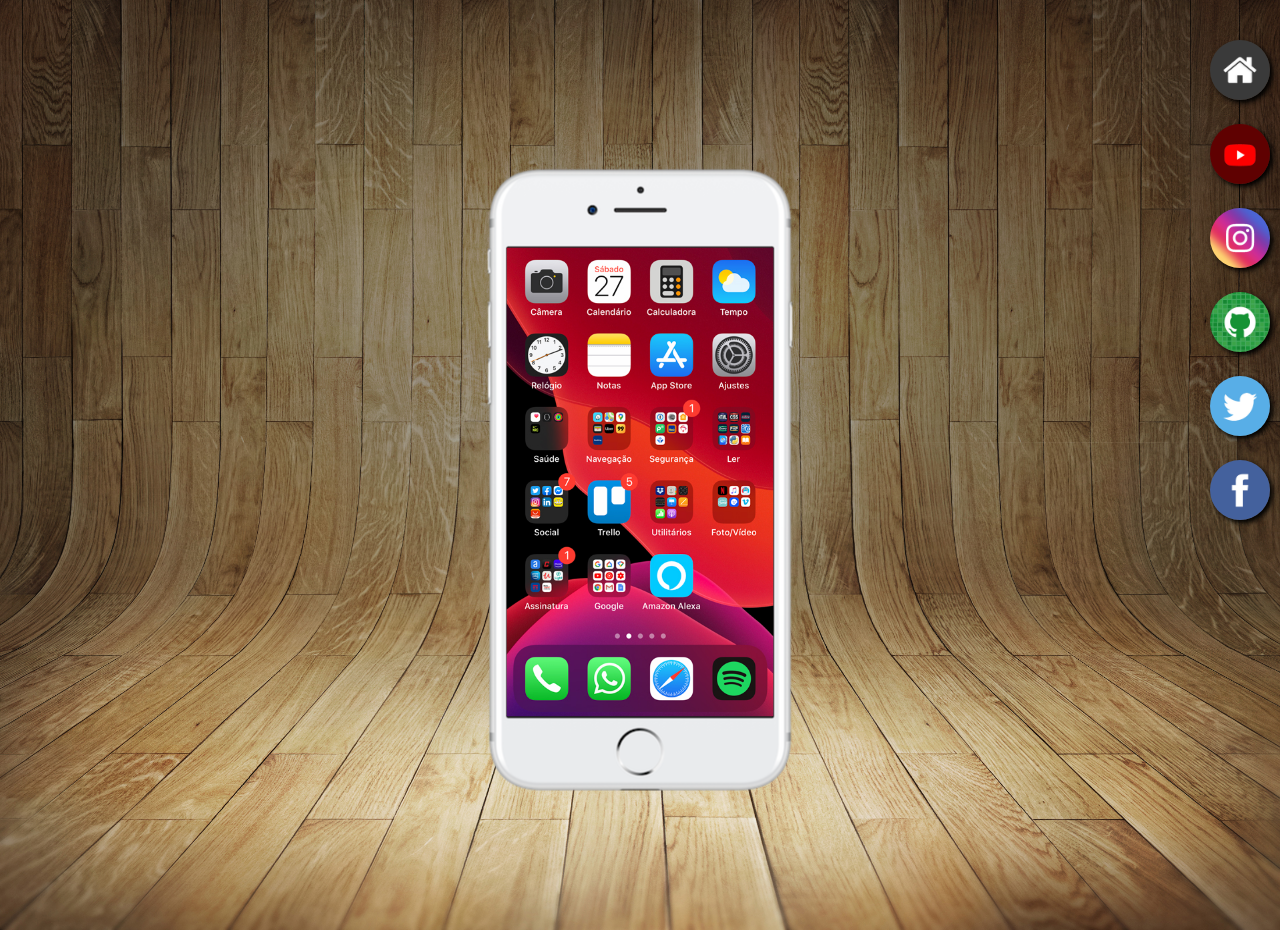
<file: index.html>
<!DOCTYPE html>
<html lang="pt-br">
<head>
    <meta charset="UTF-8">
    <meta name="viewport" content="width=device-width, initial-scale=1.0">
    <link rel="shortcut icon" href="favicon.ico" type="image/x-icon">
    <link rel="stylesheet" href="style.css">
    <title>Projeto Redes Sociais</title>
</head>
<body>

    <main>
        <section id="telefone">
            <iframe src="home.html" name="tela" id="tela" frameborder="0"></iframe>

        </section>
        <section id="redes-sociais">
            <a href="home.html" target="tela"><img src="imagens/logo-home.jpg" alt="logo-home"></a><br>

            <a href="youtube.html" target="tela"><img src="imagens/logo-youtube.jpg" alt="logo-youtube"></a><br>

            <a href="instagram.html" target="tela"><img src="imagens/logo-instagram.jpg" alt="logo-instagram"></a><br>

            <a href="GITHUB.HTML" target="tela"><img src="imagens/logo-github.jpg" alt="logo-github"></a><br>

            <a href="twitter.html" target="tela"><img src="imagens/logo-twitter.jpg" alt="logo-twitter"></a><br>

            <a href="facebook.html" target="tela"> <img src="imagens/logo-facebook.jpg" alt="logo-facebook"></a><br>
        </section>
    </main>
    
</body>
</html>
</file>
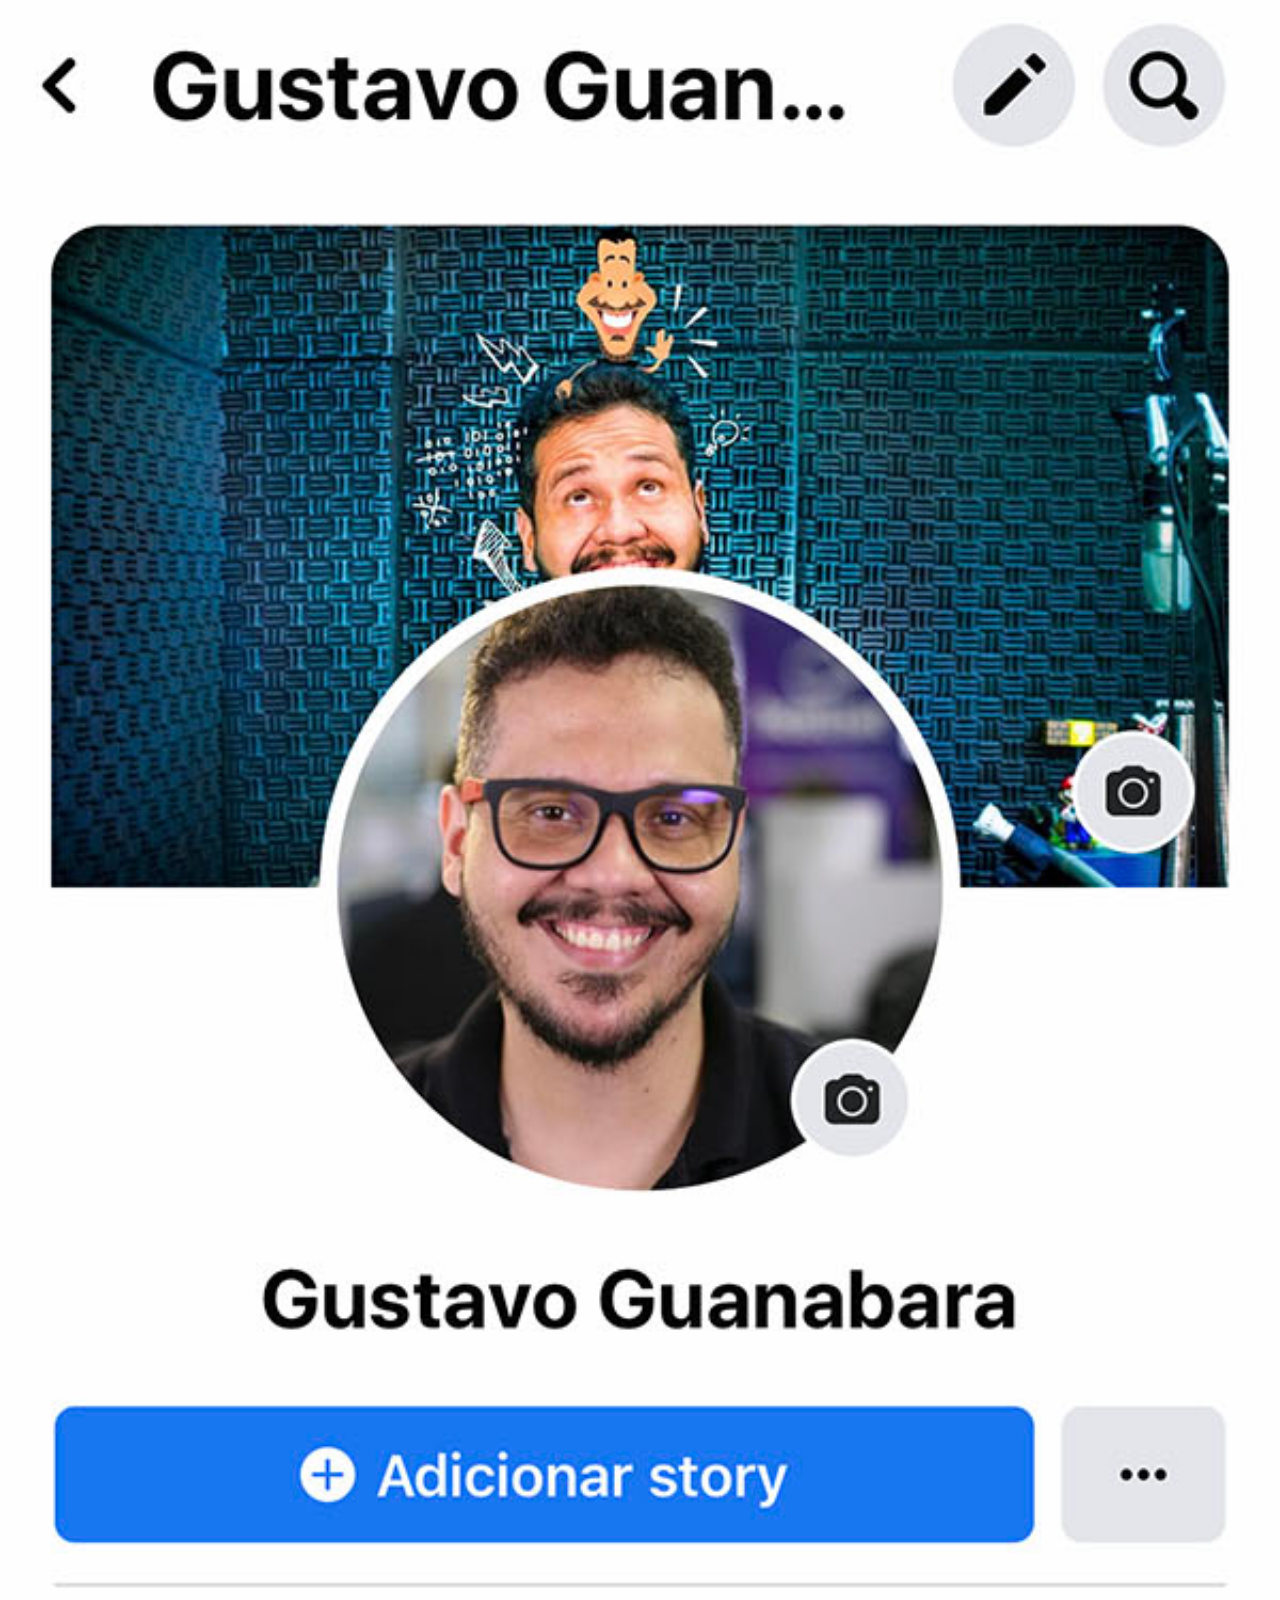
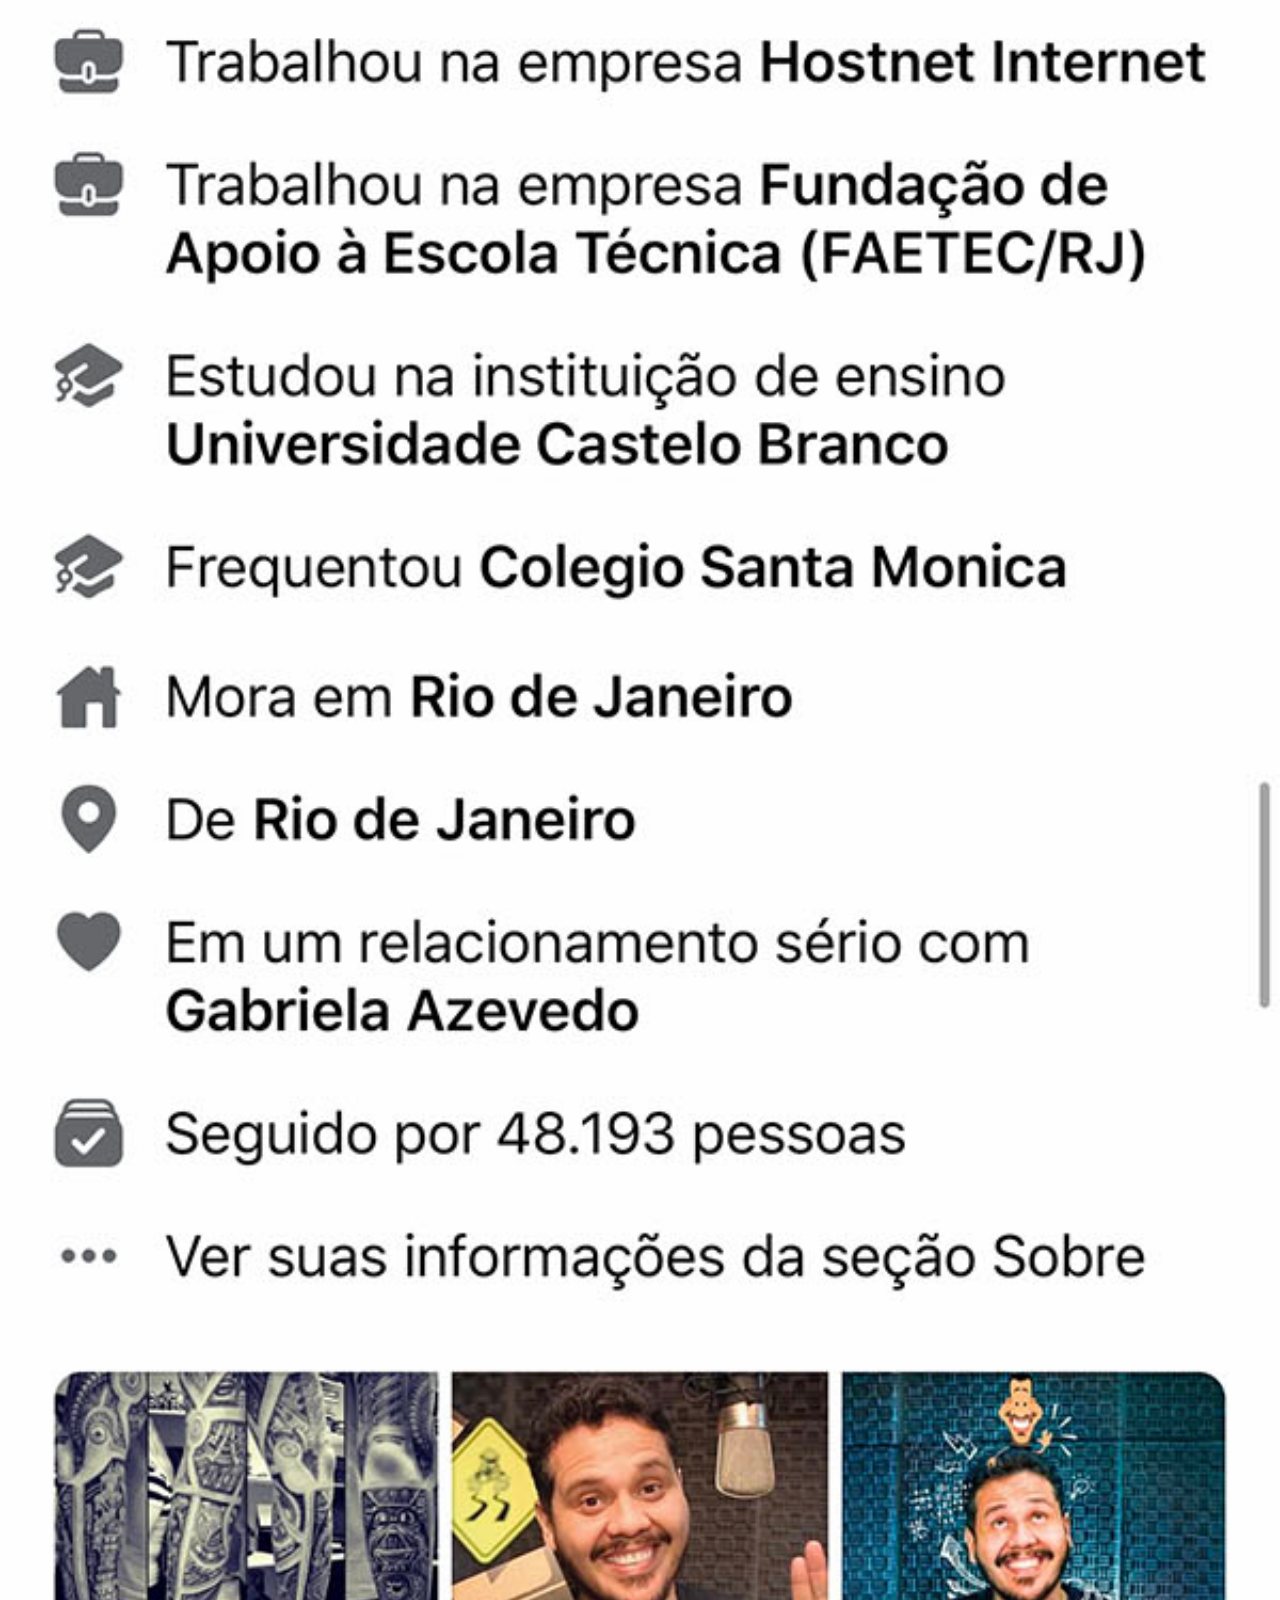
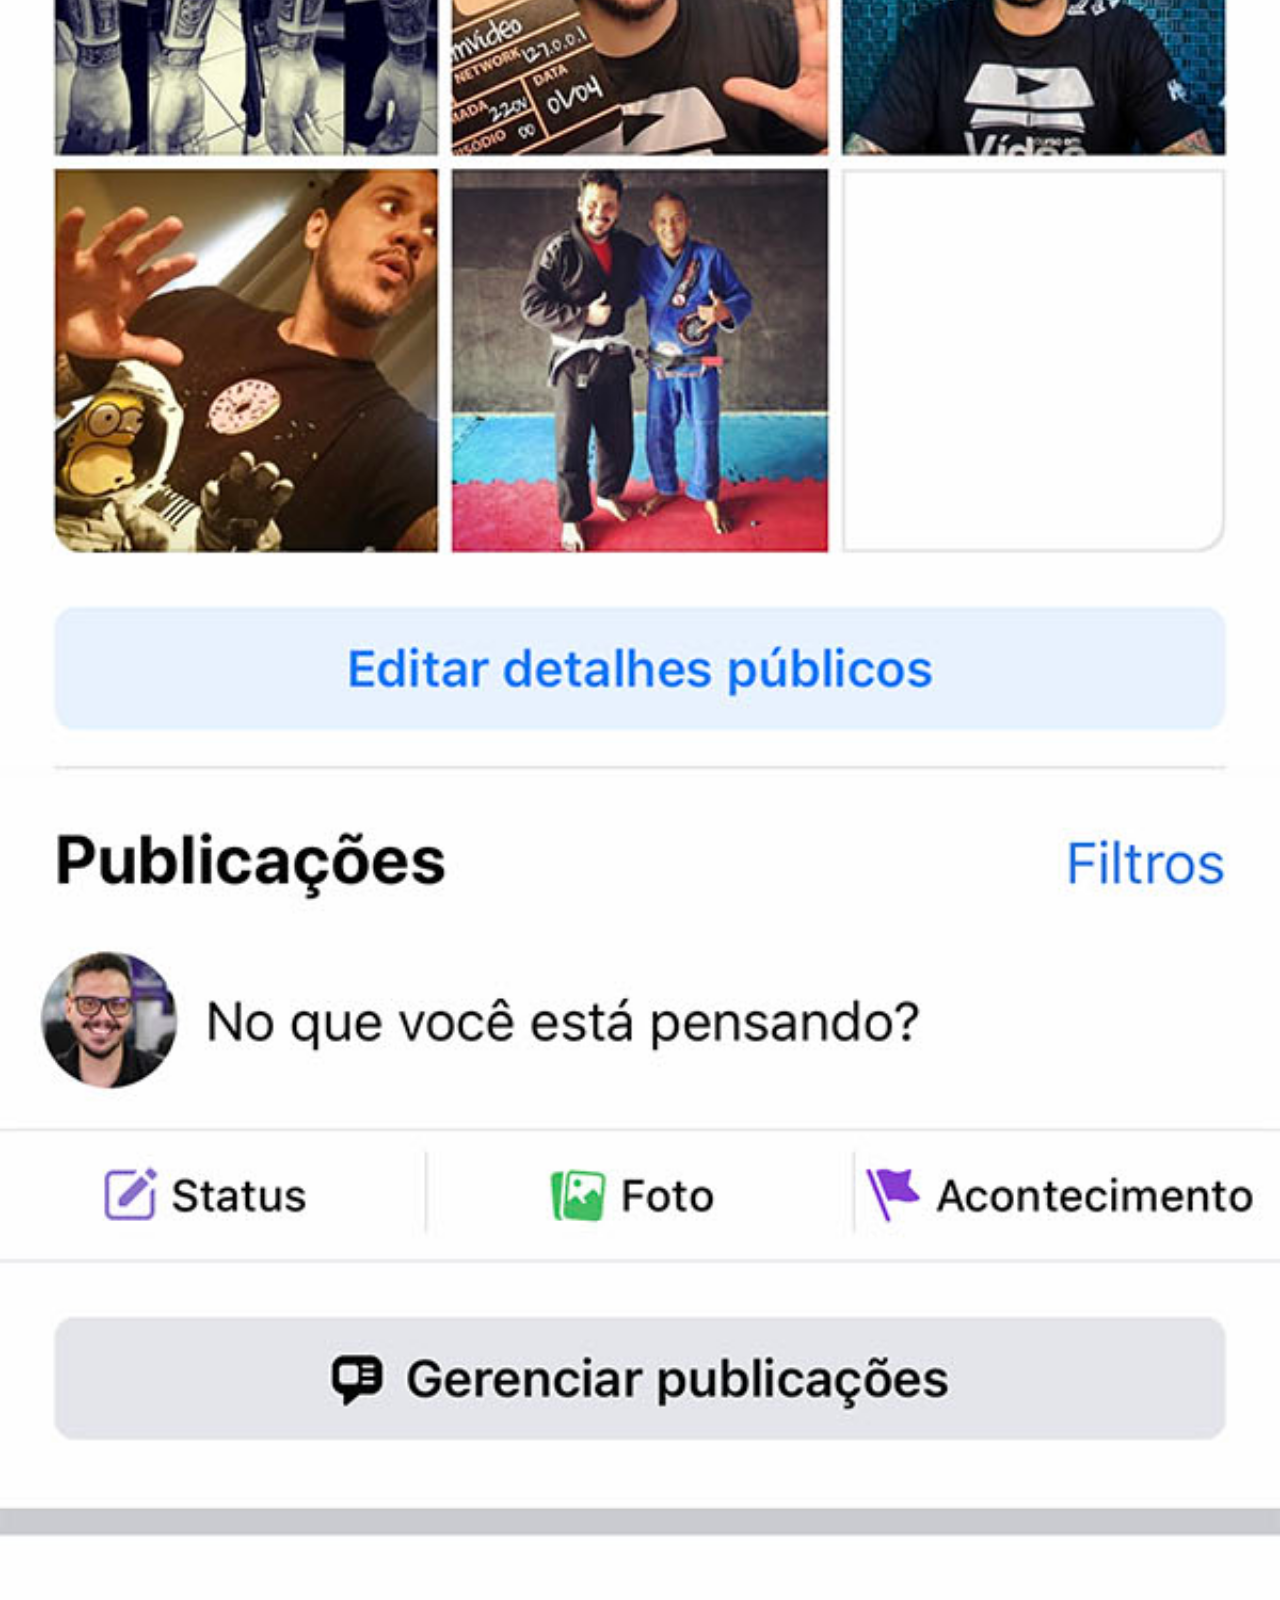
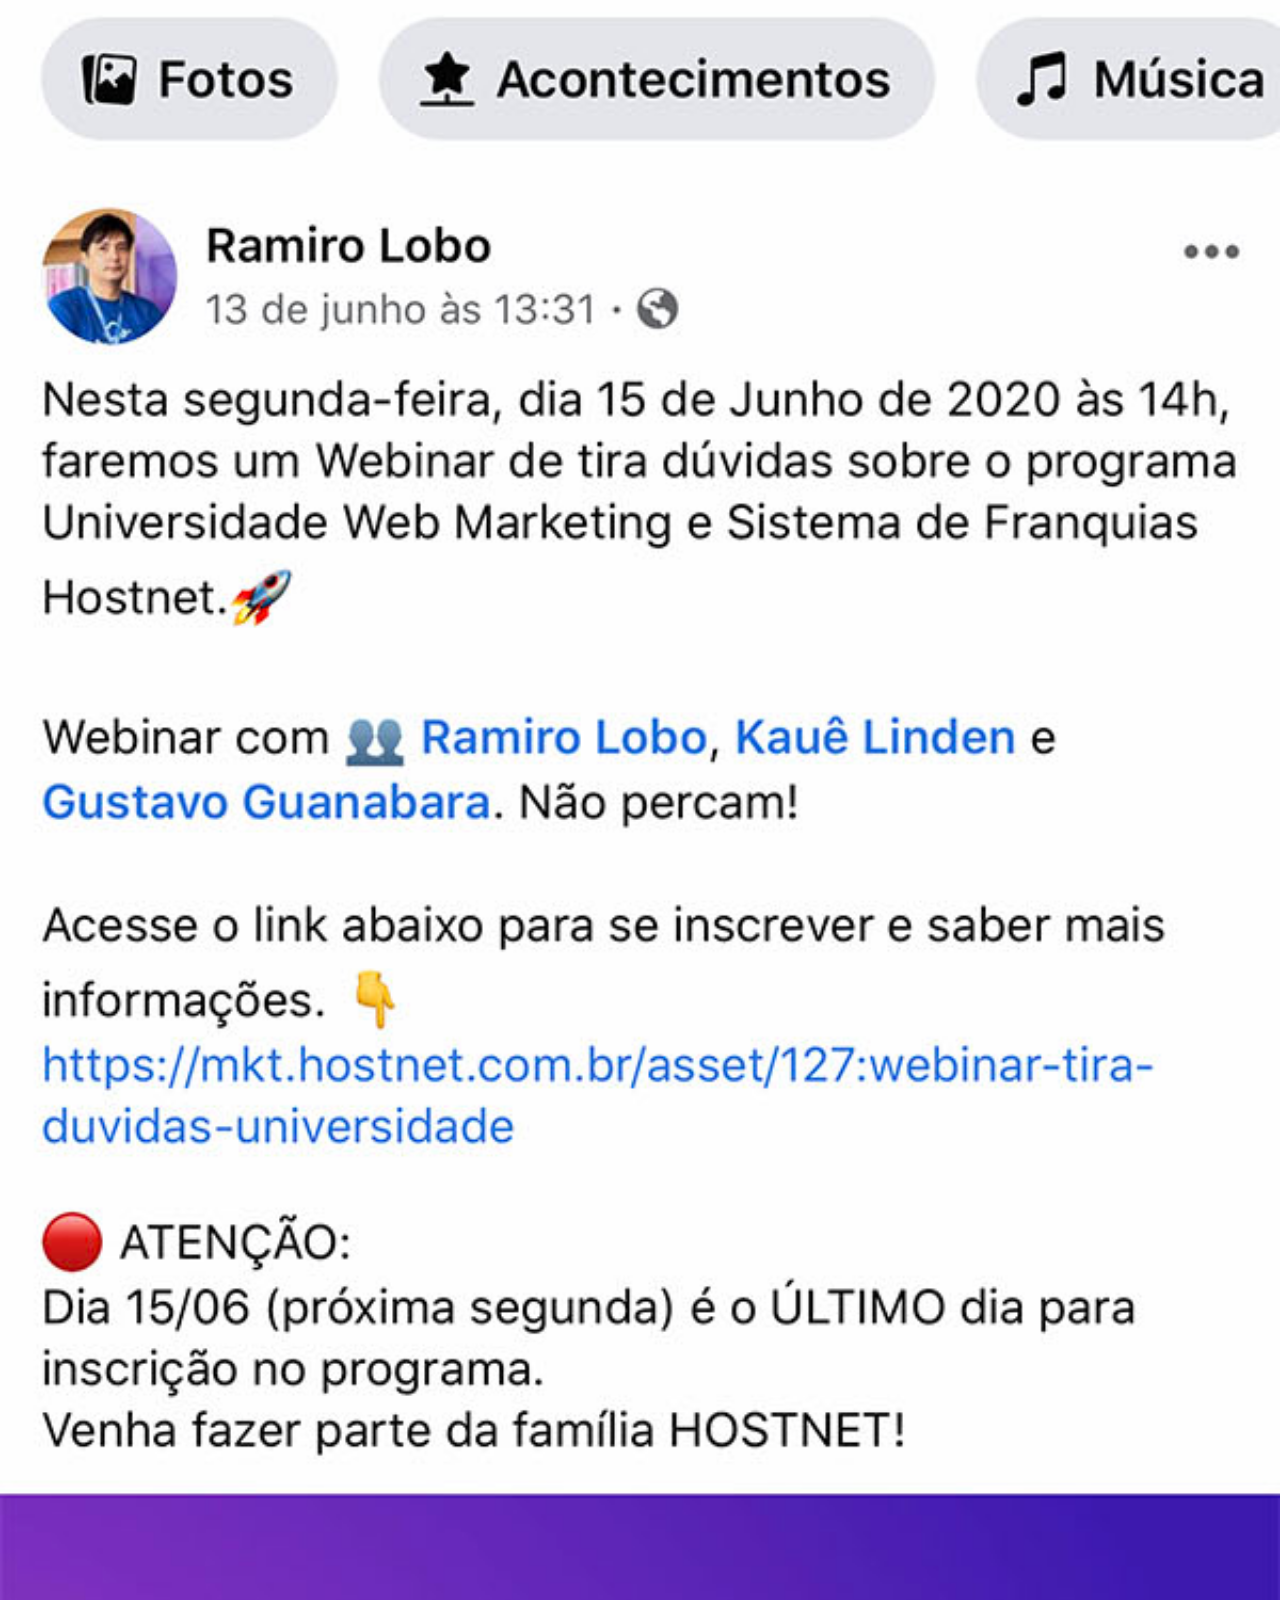
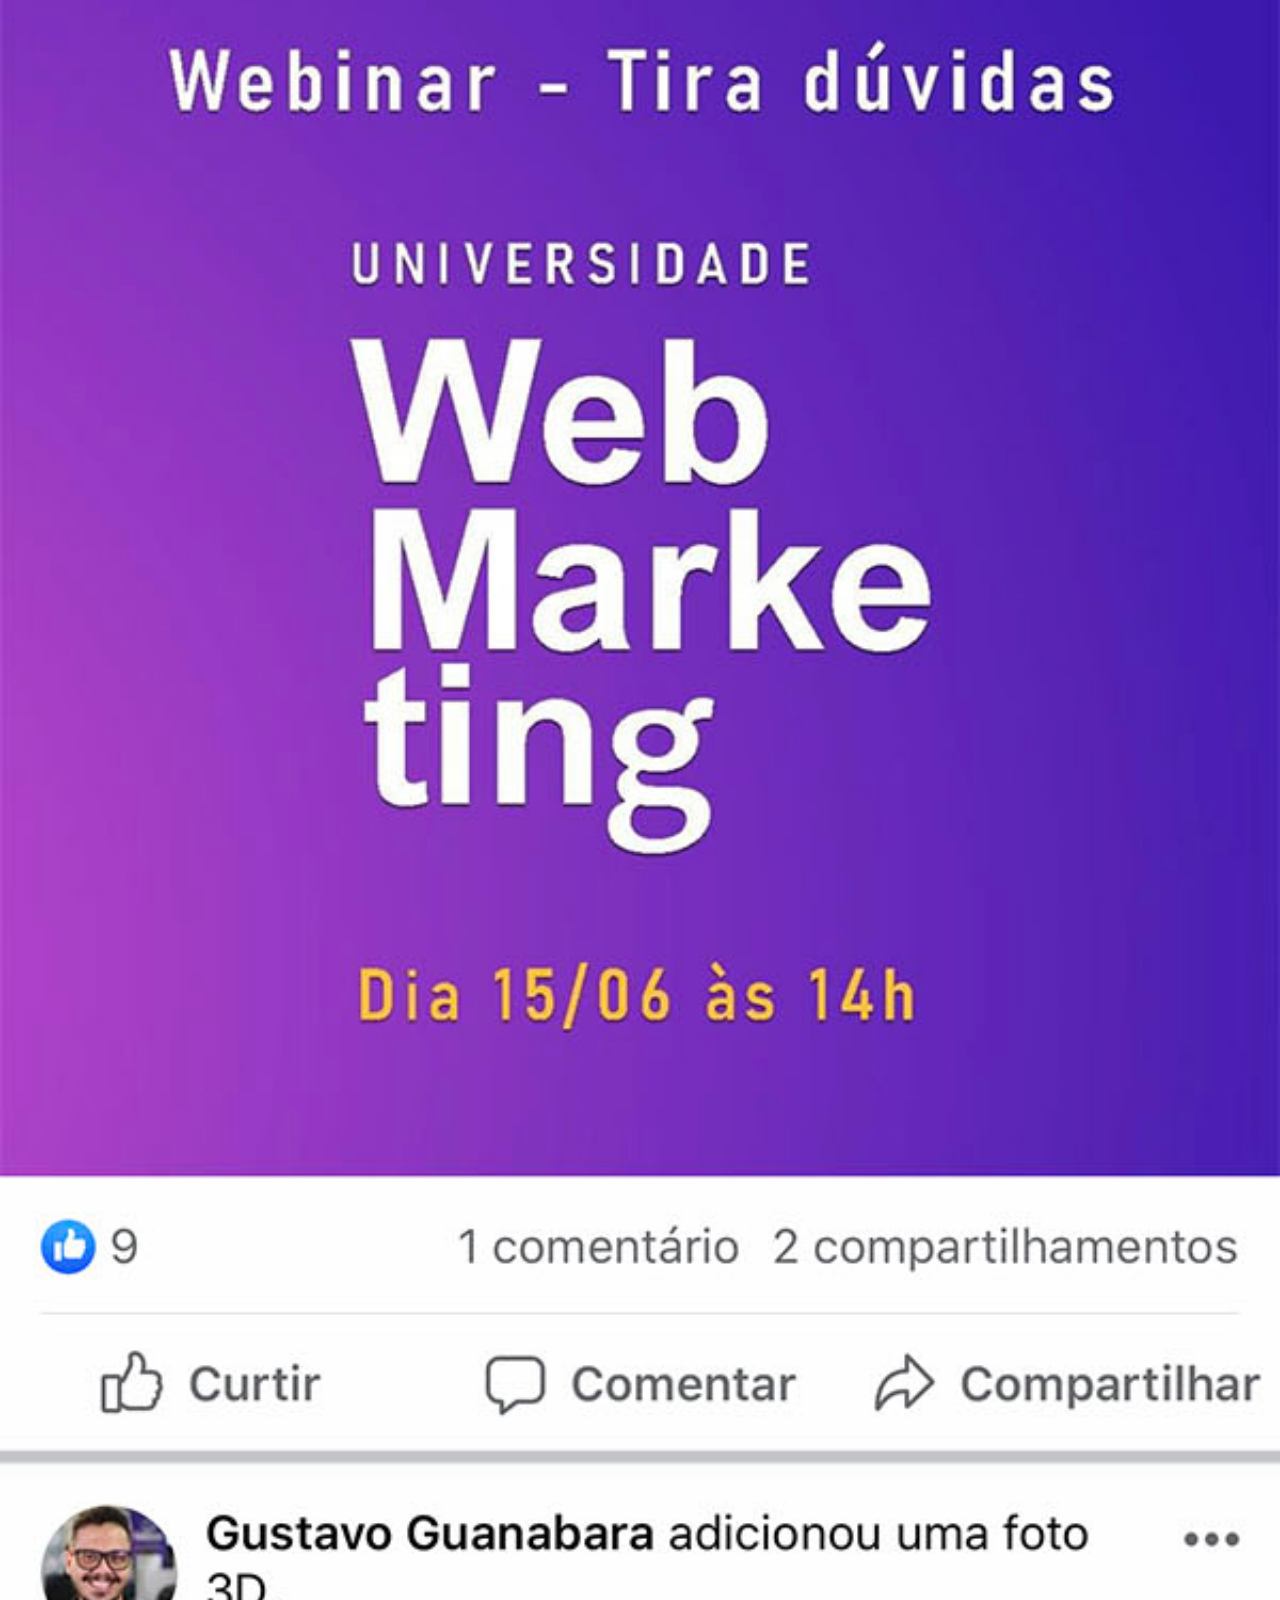
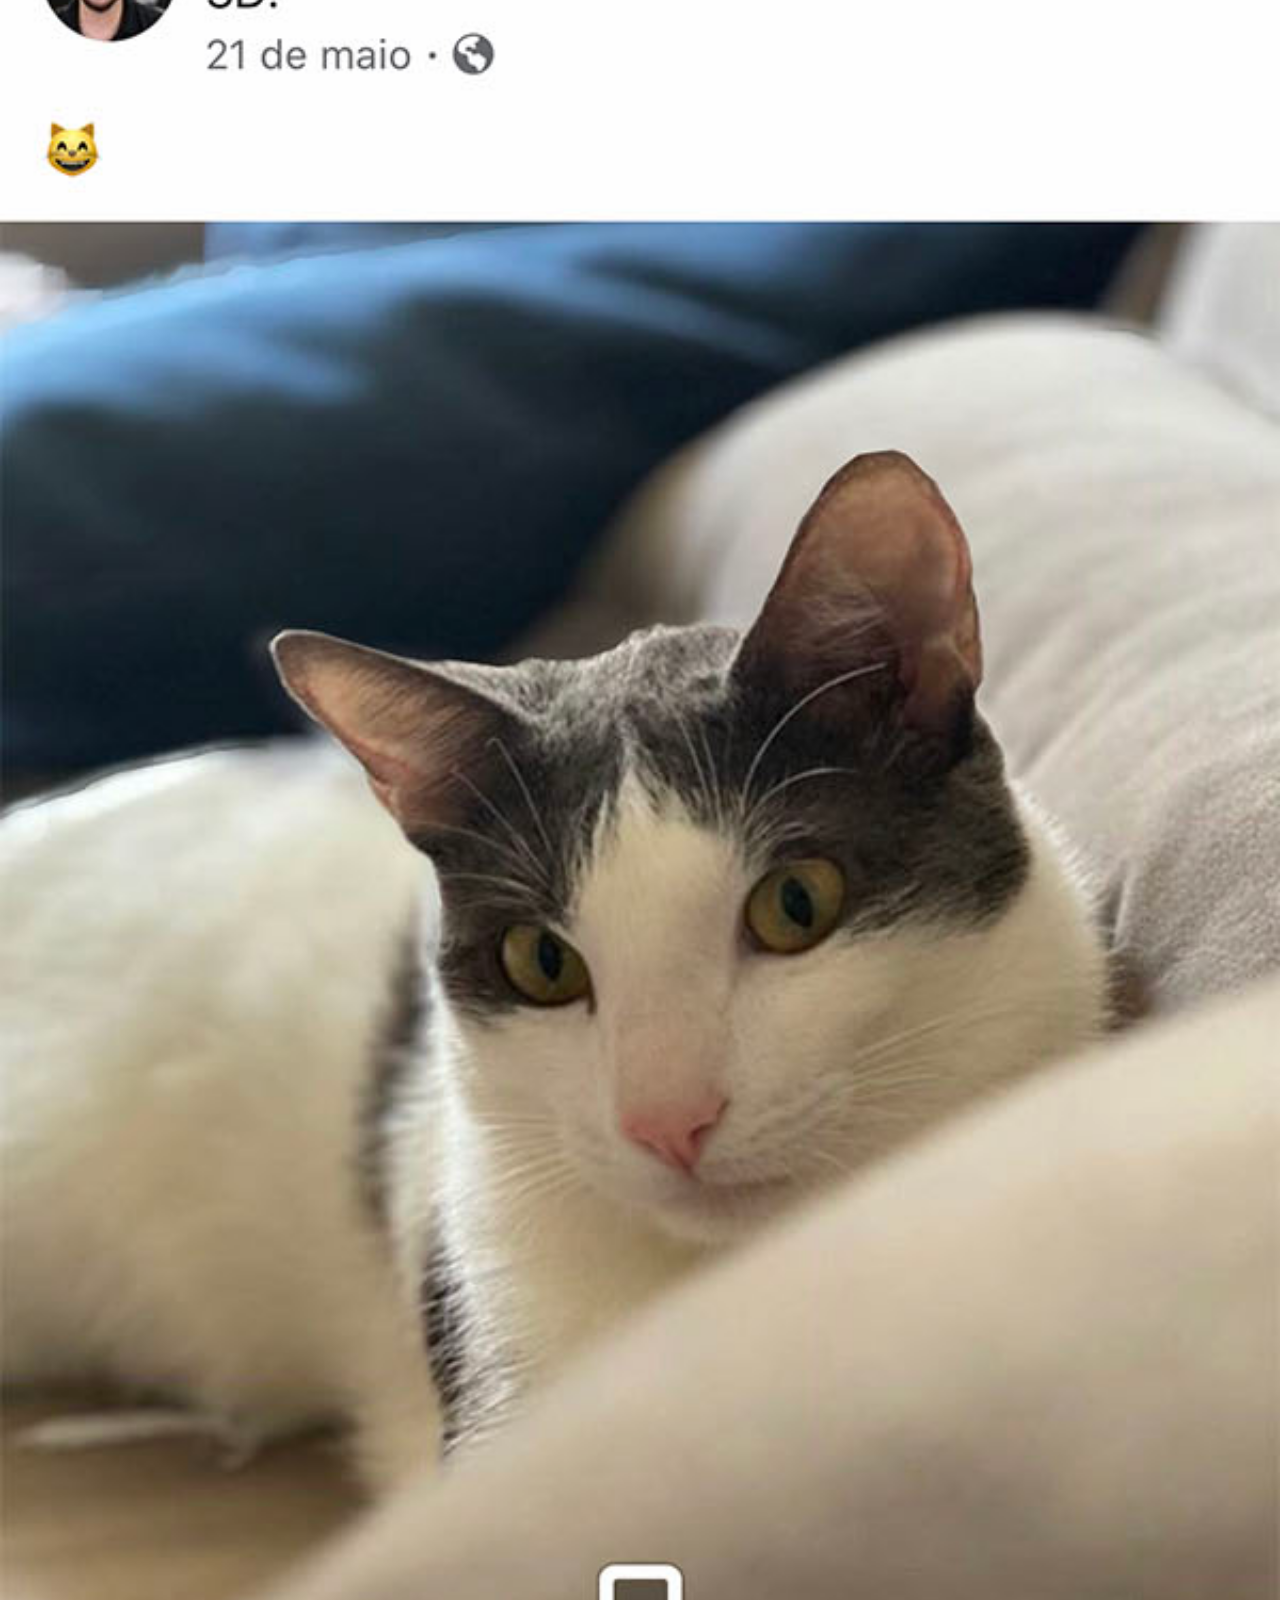
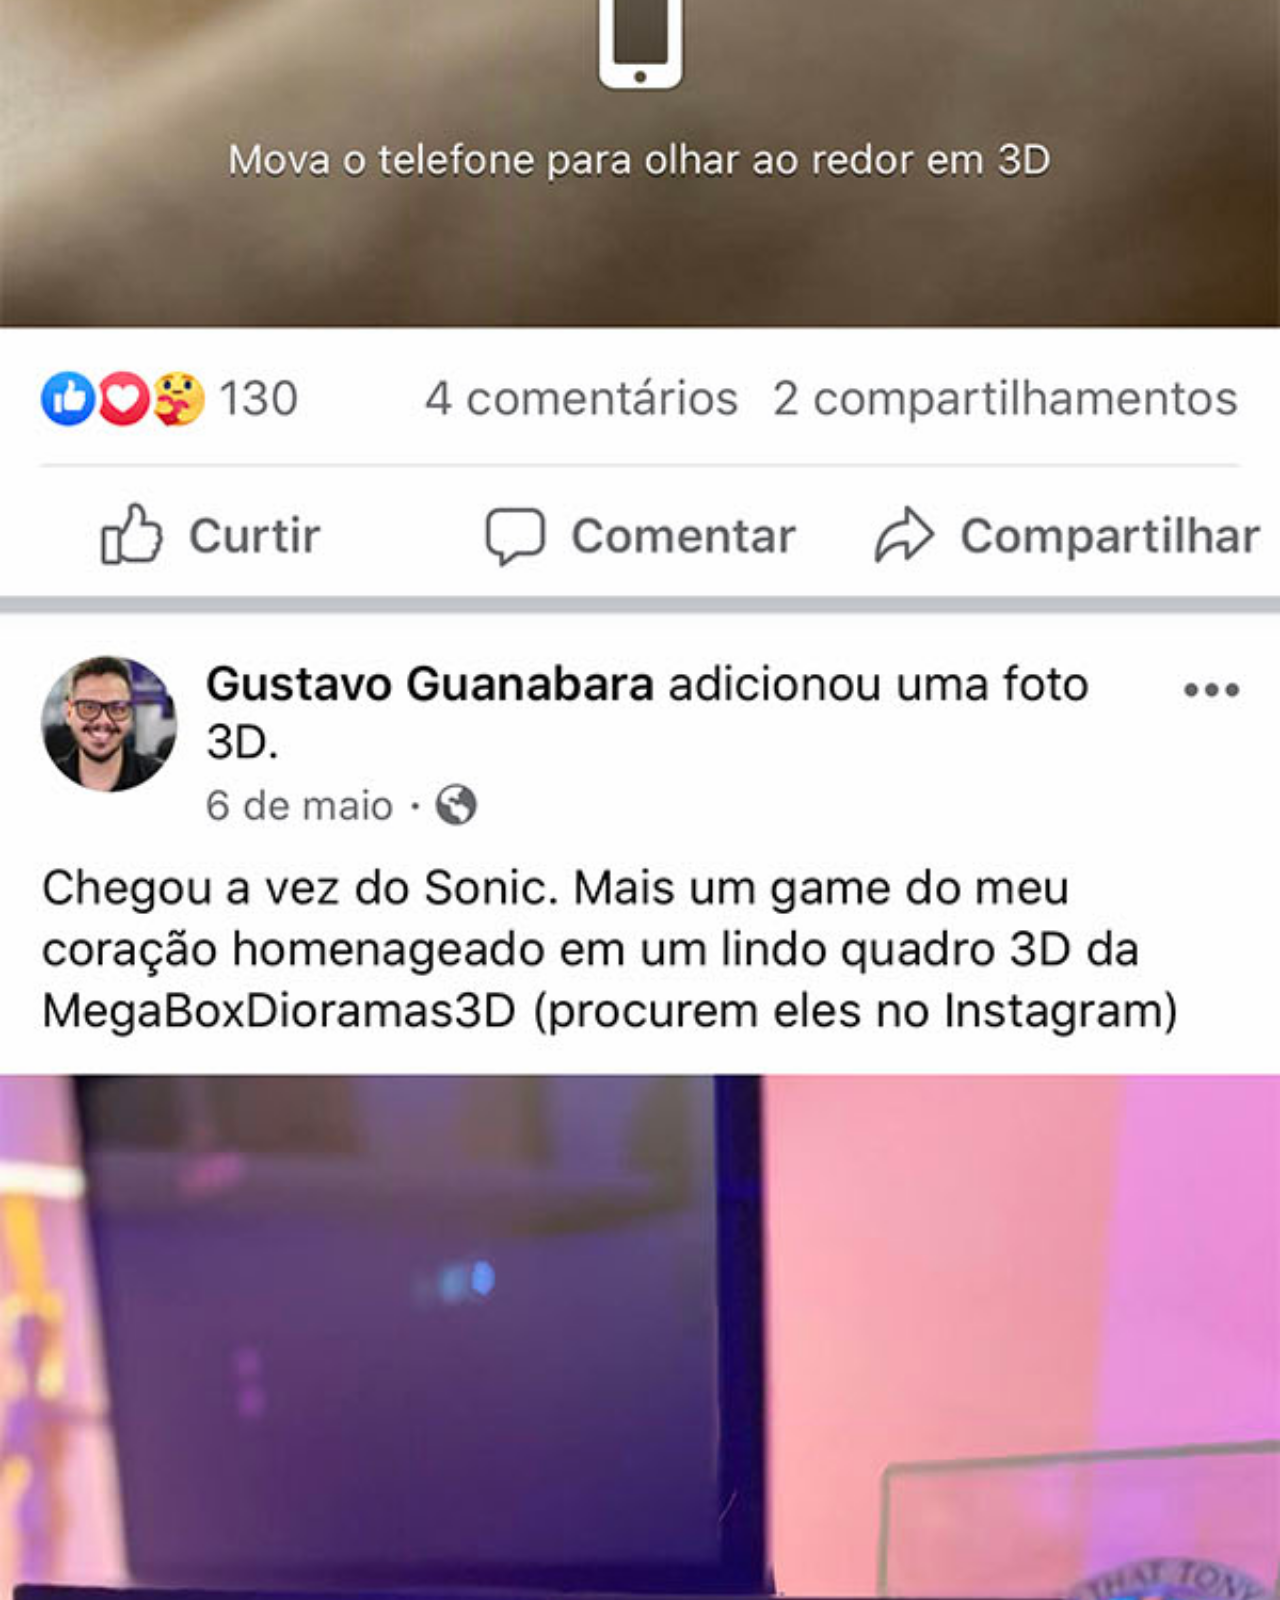
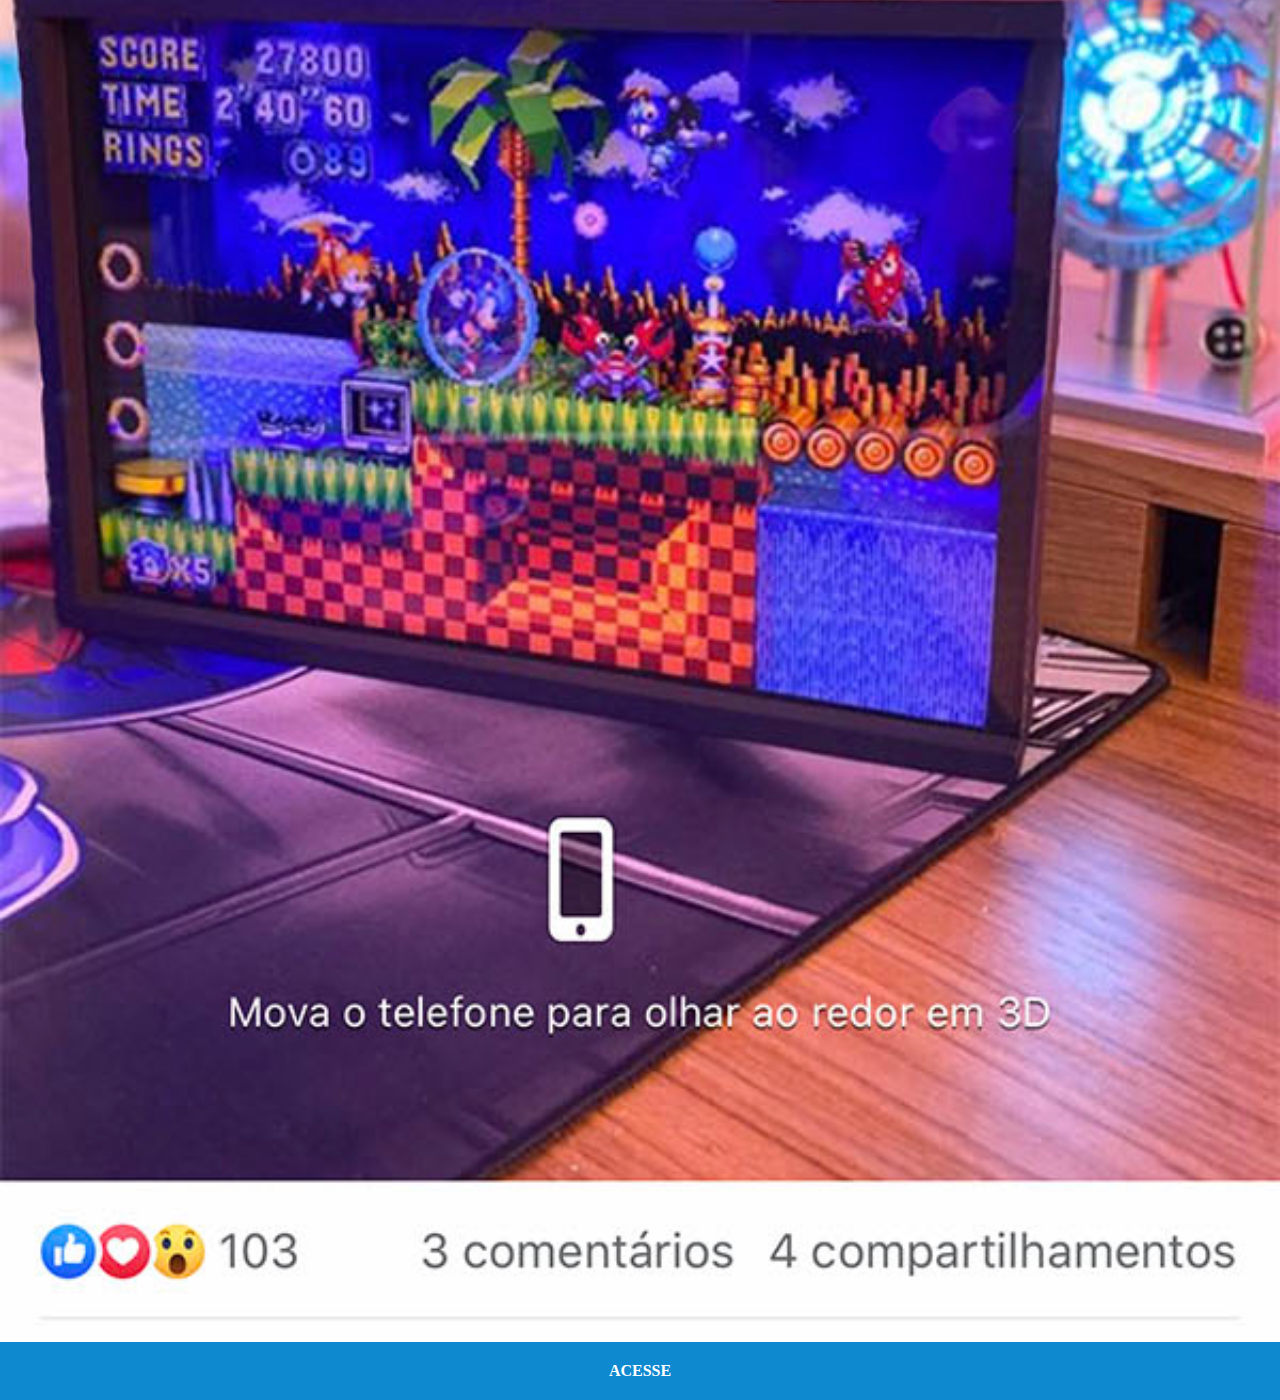
<file: facebook.html>
<!DOCTYPE html>
<html lang="pt-br">
<head>
    <meta charset="UTF-8">
    <meta name="viewport" content="width=device-width, initial-scale=1.0">
    <title>Facebook</title>
    <style>
            *{
        margin: 0px;
        padding: 0px;
            font-family: Georgia, 'Times New Roman', Times, serif;
        }

        ::-webkit-scrollbar{
            width: 0px;
            height: 0px;
        }

        img{
            width: 100vw;
         

        }

        a{
            display: block;
            background-color: rgb(14, 136, 207);
            color: white;
            padding: 20px;
            text-align: center;
          font-weight: bolder;
          text-decoration: none;
        }

        a:hover{
            background-color: rgba(0, 60, 255, 0.637);
        }
    </style>
</head>
<body>
    <img src="imagens/tela-facebook.jpg" alt="tela-facebook">
    <a href="https://www.facebook.com/gustavoguanabara">ACESSE</a>
</body>
</html>
</file>
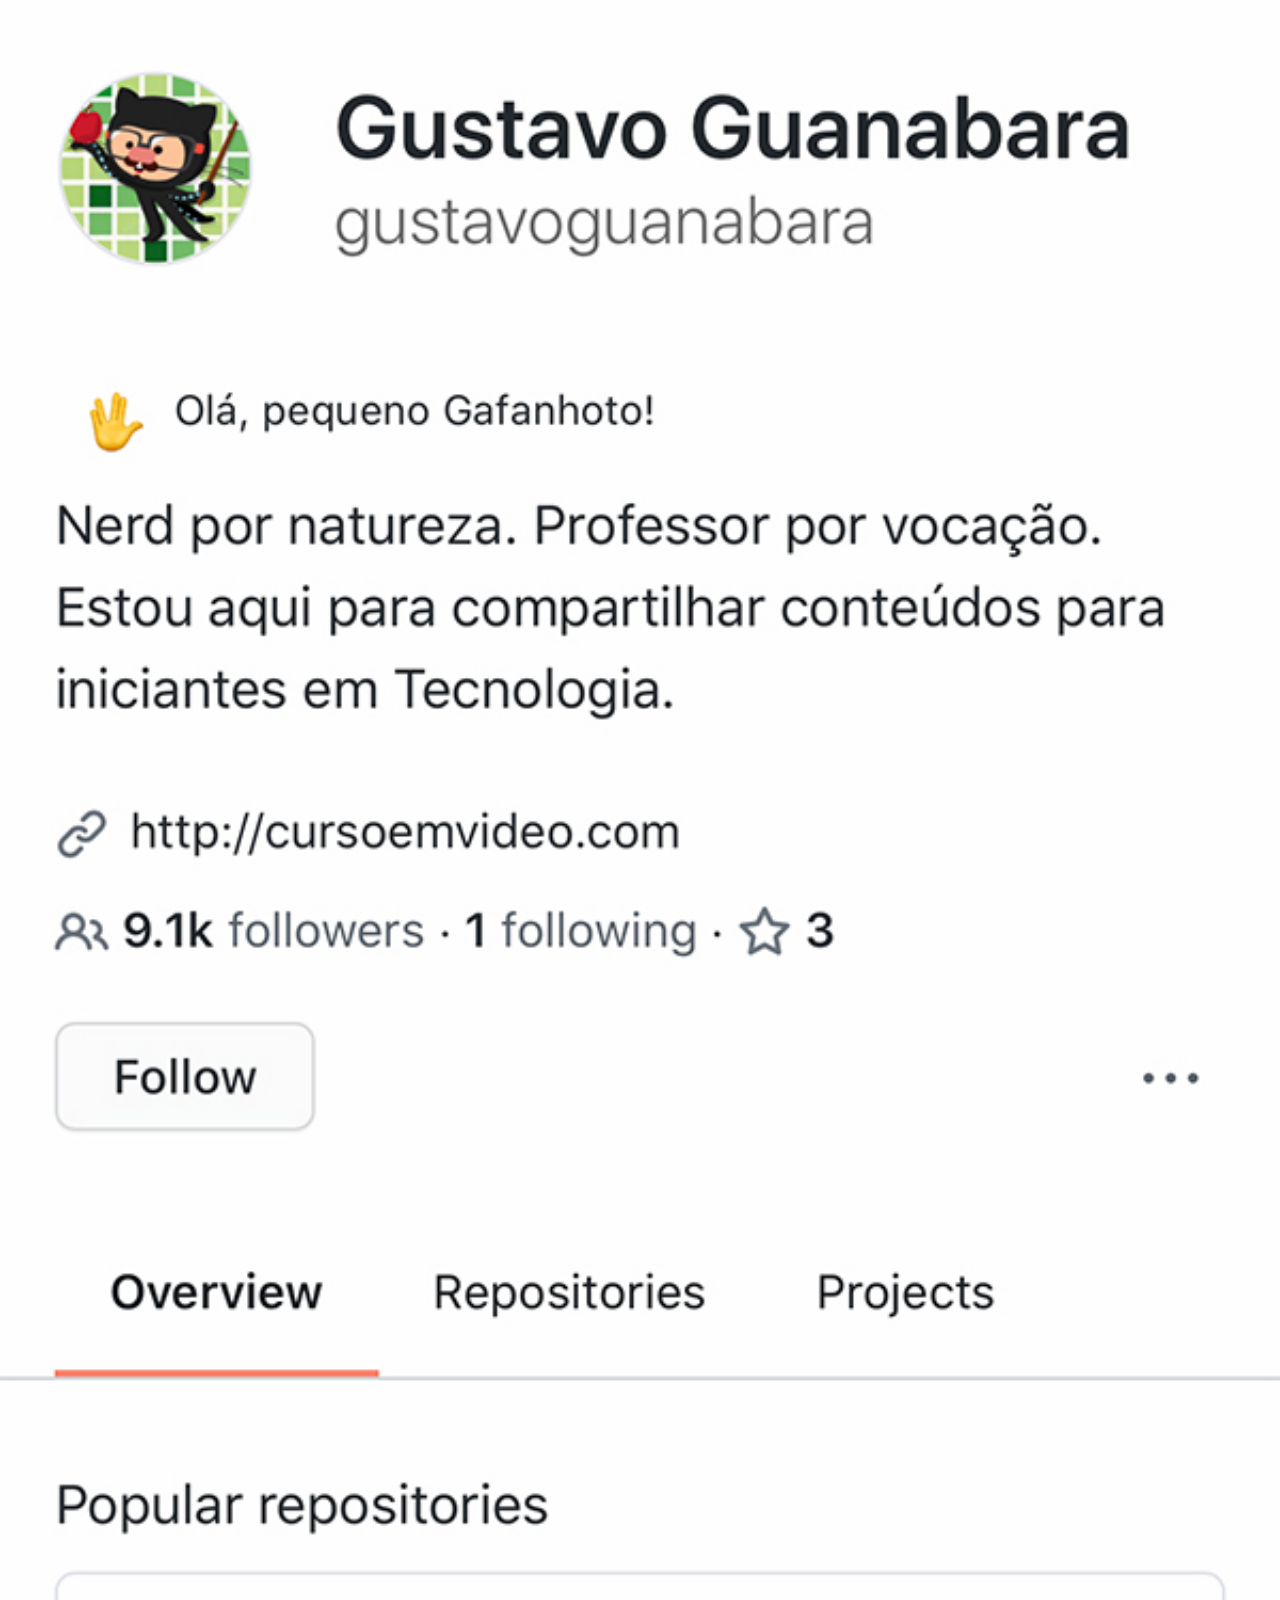
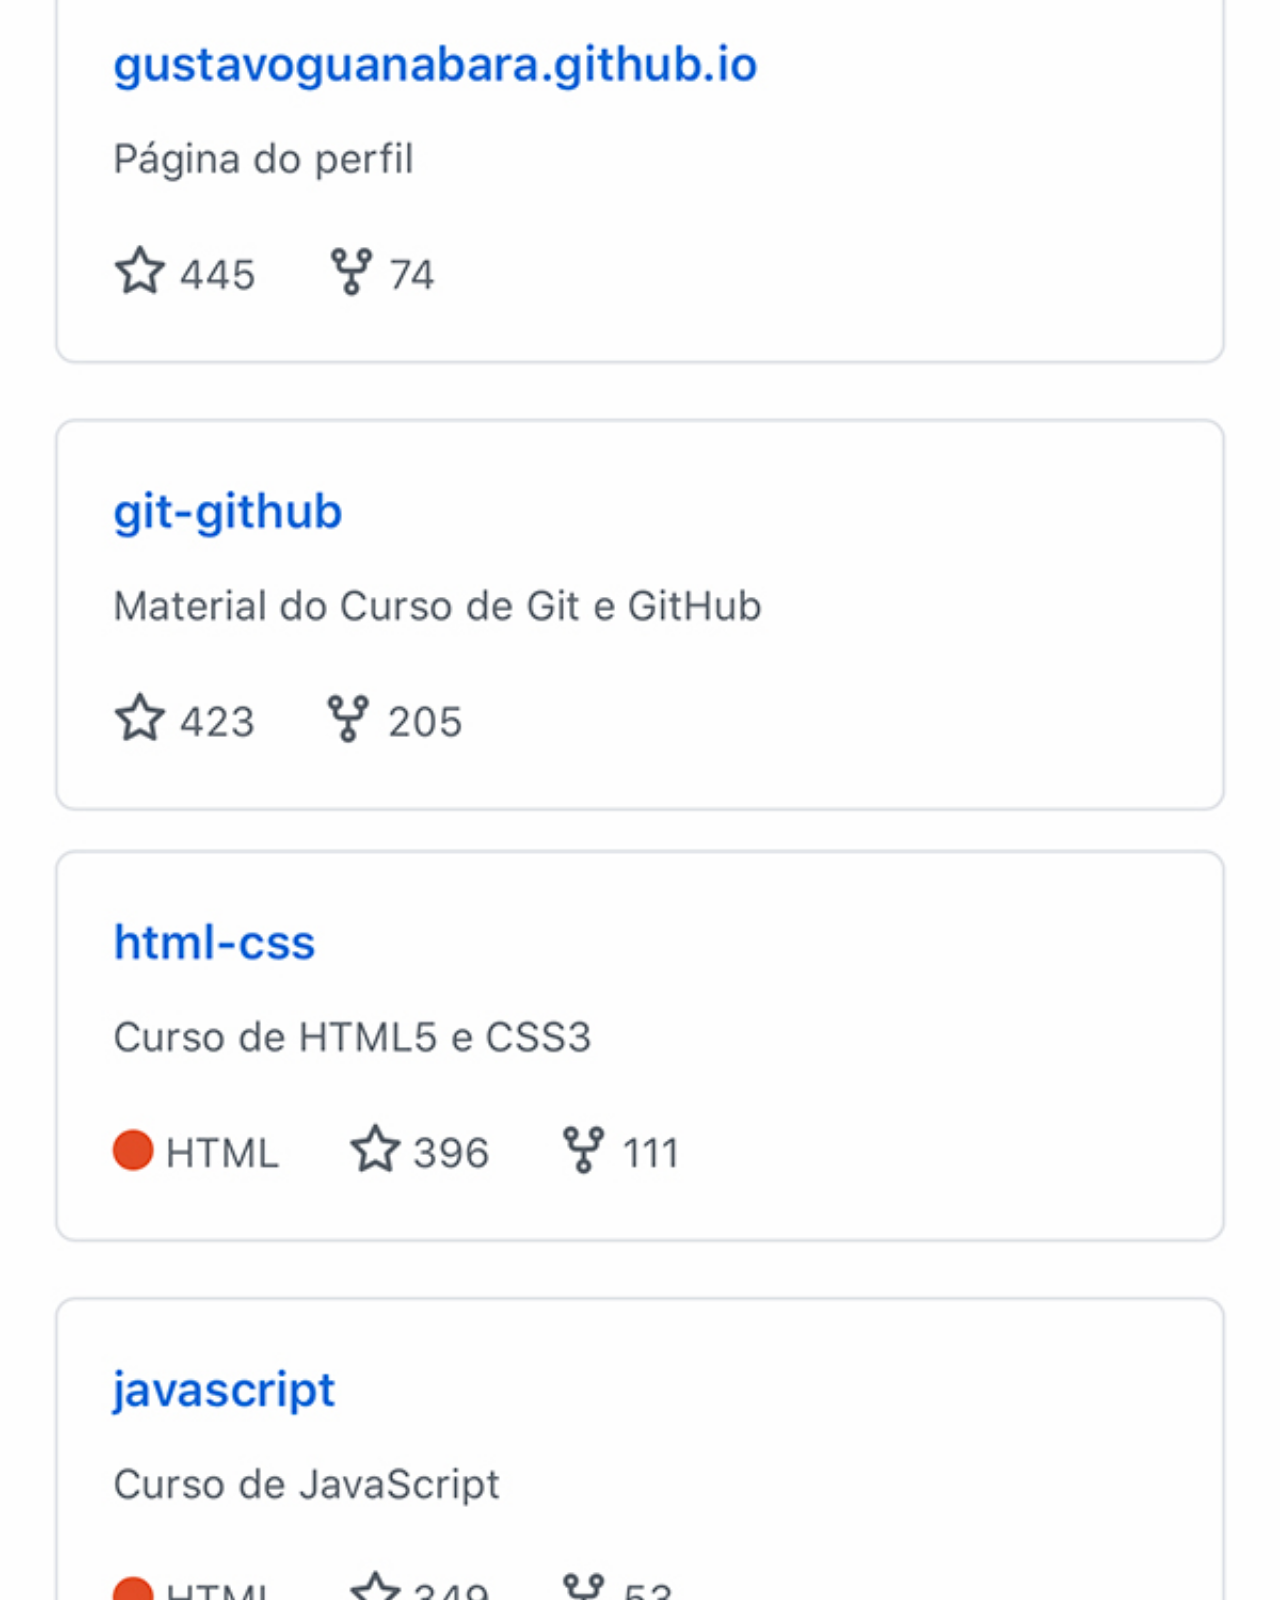
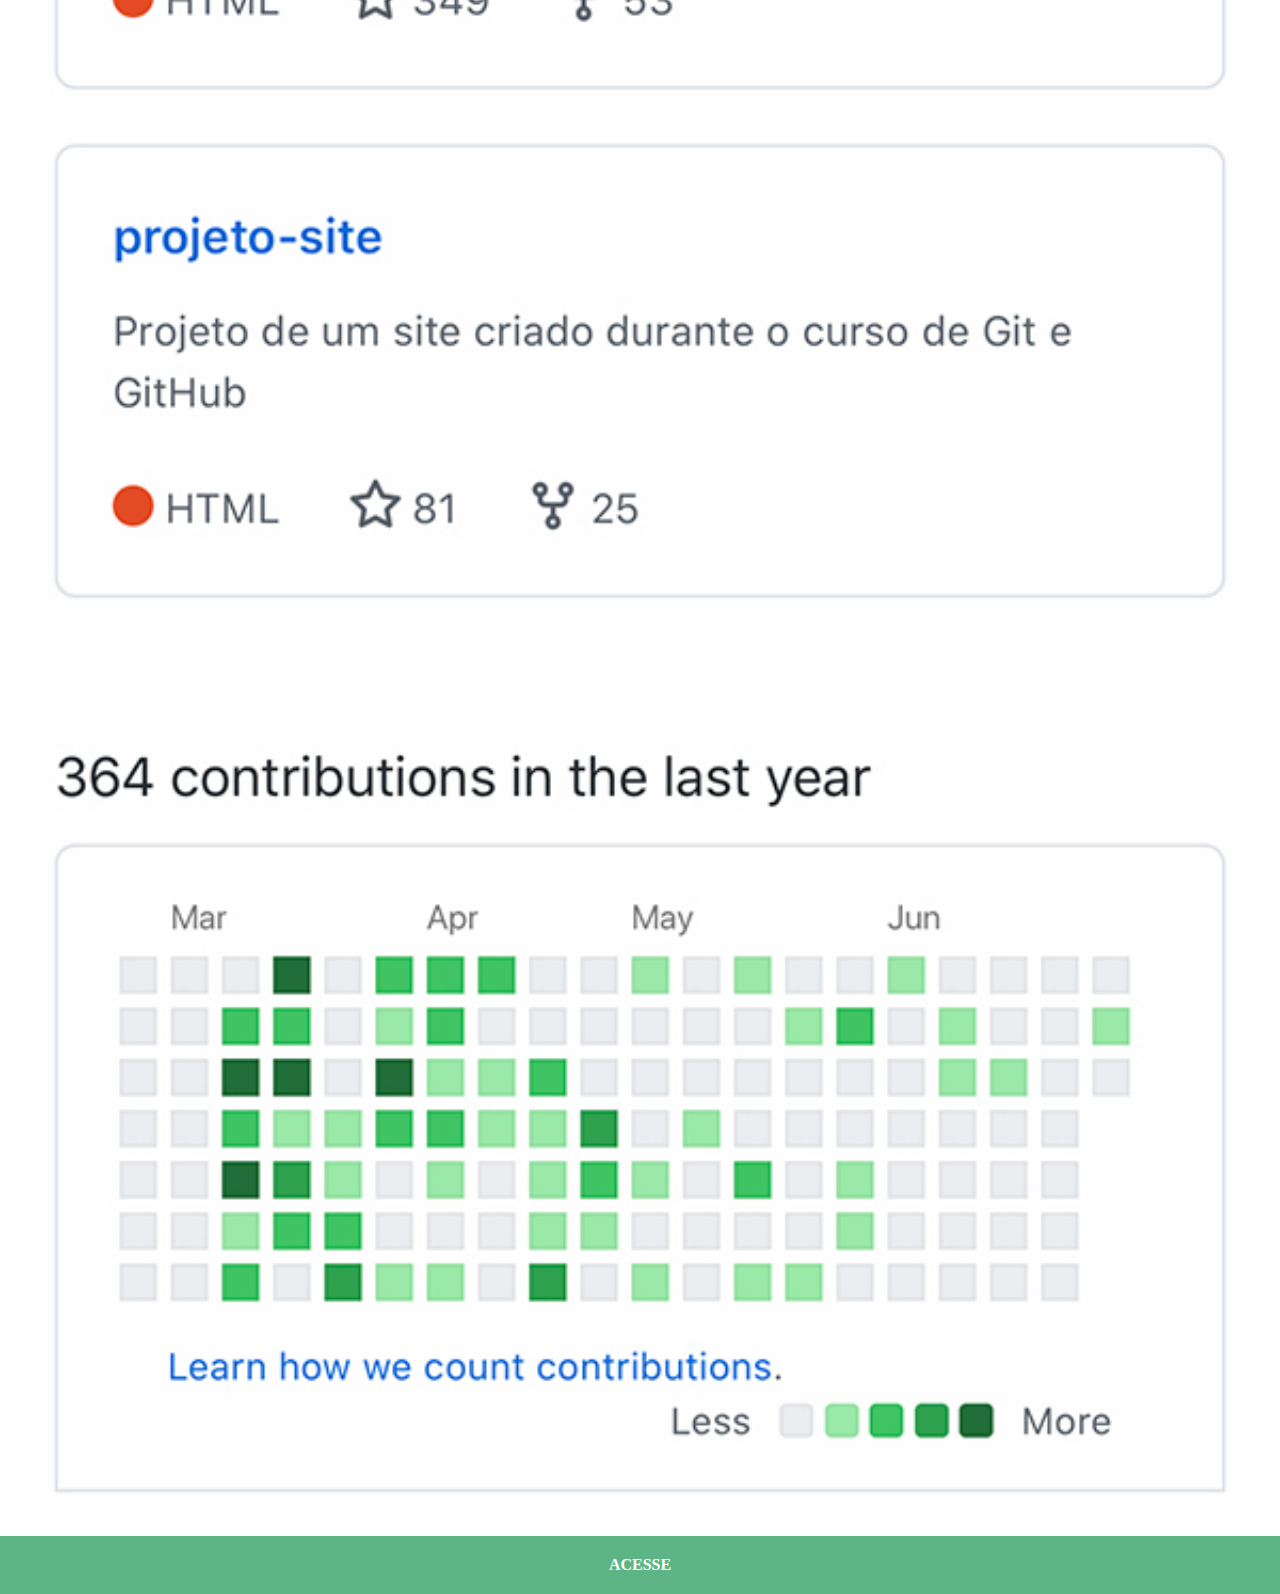
<file: GITHUB.HTML>
<!DOCTYPE html>
<html lang="pt-br">
<head>
    <meta charset="UTF-8">
    <meta name="viewport" content="width=device-width, initial-scale=1.0">
    <title>GitHub</title>
    <style>
         *{
        margin: 0px;
        padding: 0px;
            font-family: Georgia, 'Times New Roman', Times, serif;
        }

        ::-webkit-scrollbar{
            width: 0px;
            height: 0px;
        }

        img{
            width: 100vw;
         

        }

        a{
            display: block;
            background-color: rgba(0, 139, 63, 0.637);
            color: white;
            padding: 20px;
            text-align: center;
          font-weight: bolder;
          text-decoration: none;
        }

        a:hover{
            background-color: rgb(1, 109, 46);
        }
    </style>
</head>
<body>
    <img src="imagens/tela-github.jpg" alt="tela-github">
    <a href="https://github.com/gustavoguanabara">ACESSE</a>
</body>
</html>
</file>
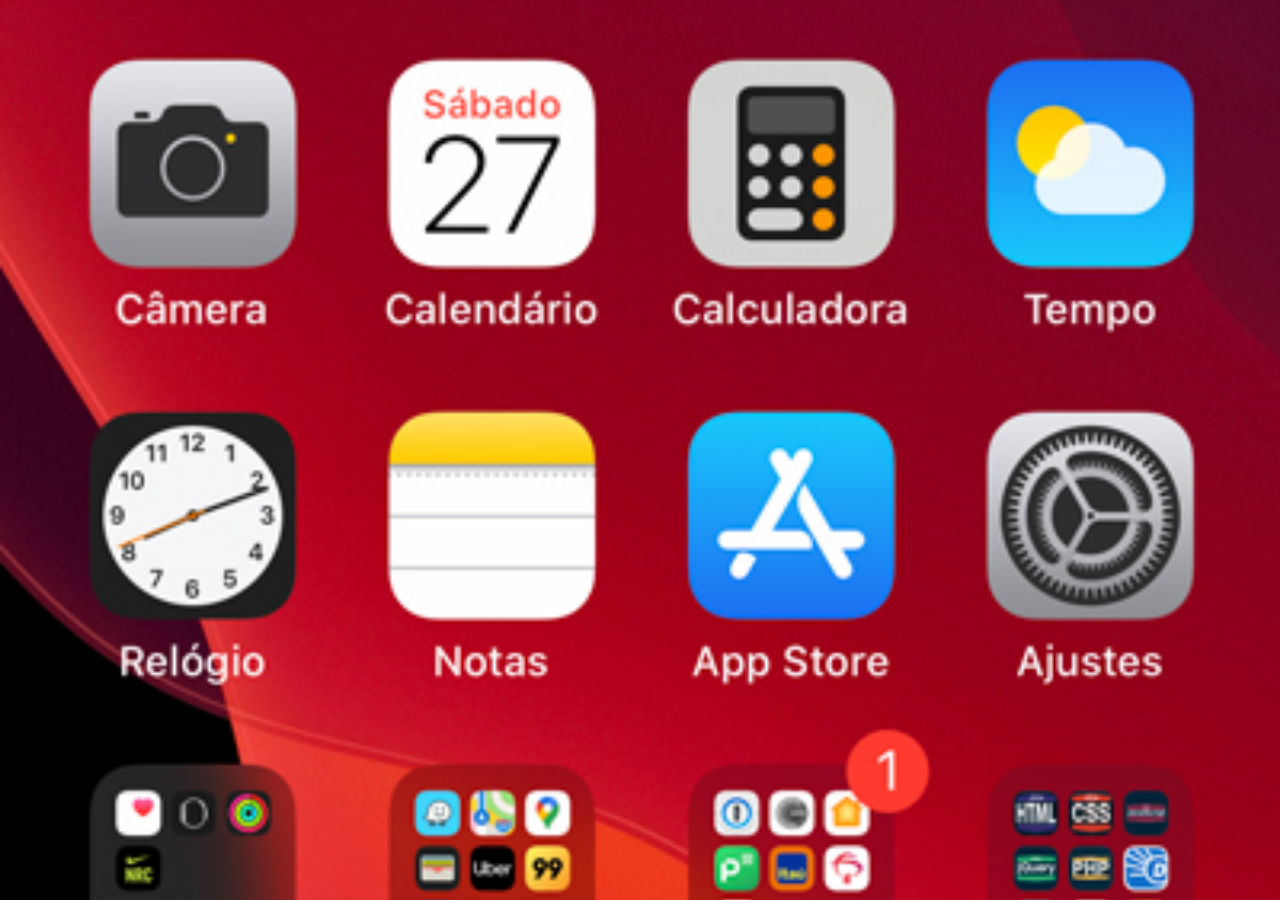
<file: home.html>
<!DOCTYPE html>
<html lang="pt-br">
<head>
    <meta charset="UTF-8">
    <meta name="viewport" content="width=device-width, initial-scale=1.0">
    <title>Home</title>
</head>
<body>
    <style>
        *{
            margin: 0px;
            padding: 0px;

        }

        body{
            width: 100vw;
            height: 100vh;
            background-image: url(imagens/tela-home.jpg);
            background-repeat: no-repeat;
            background-position: top center;
            background-size: cover;
        }
    </style>
    
</body>
</html>
</file>
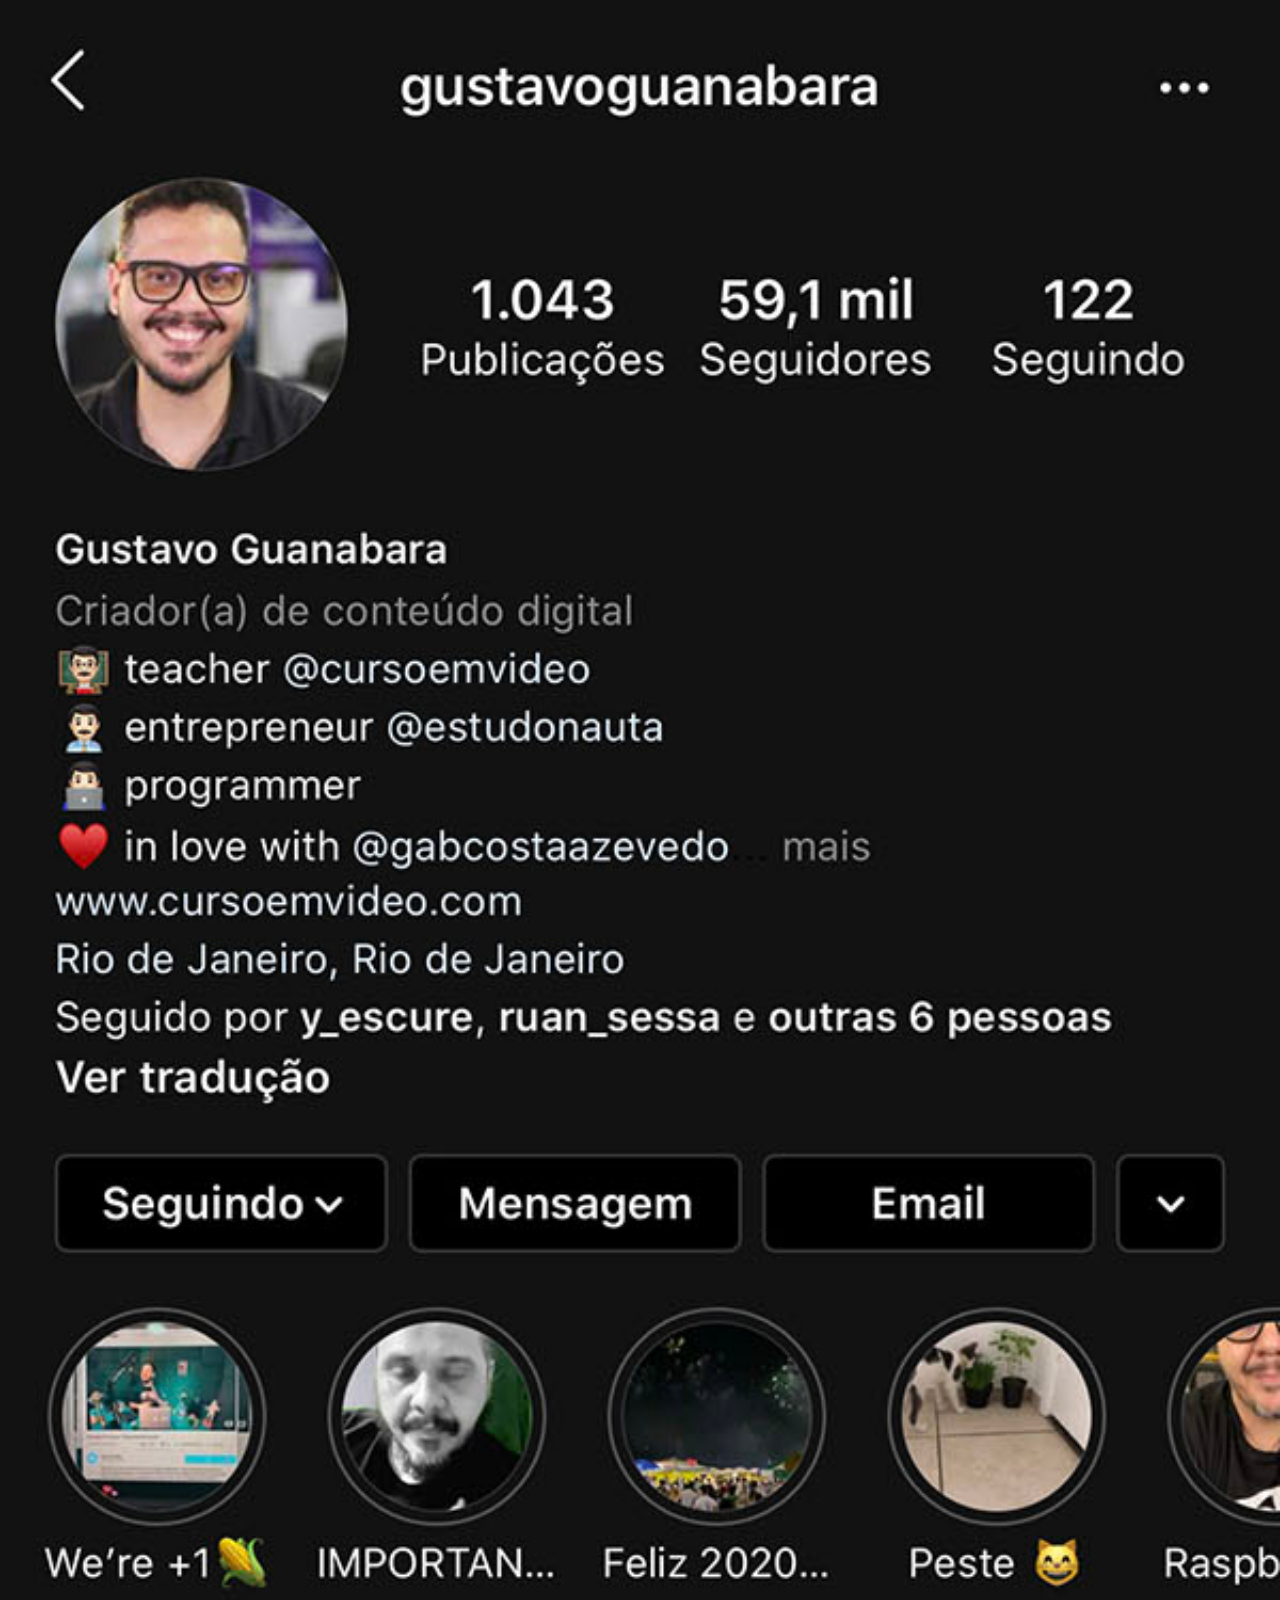
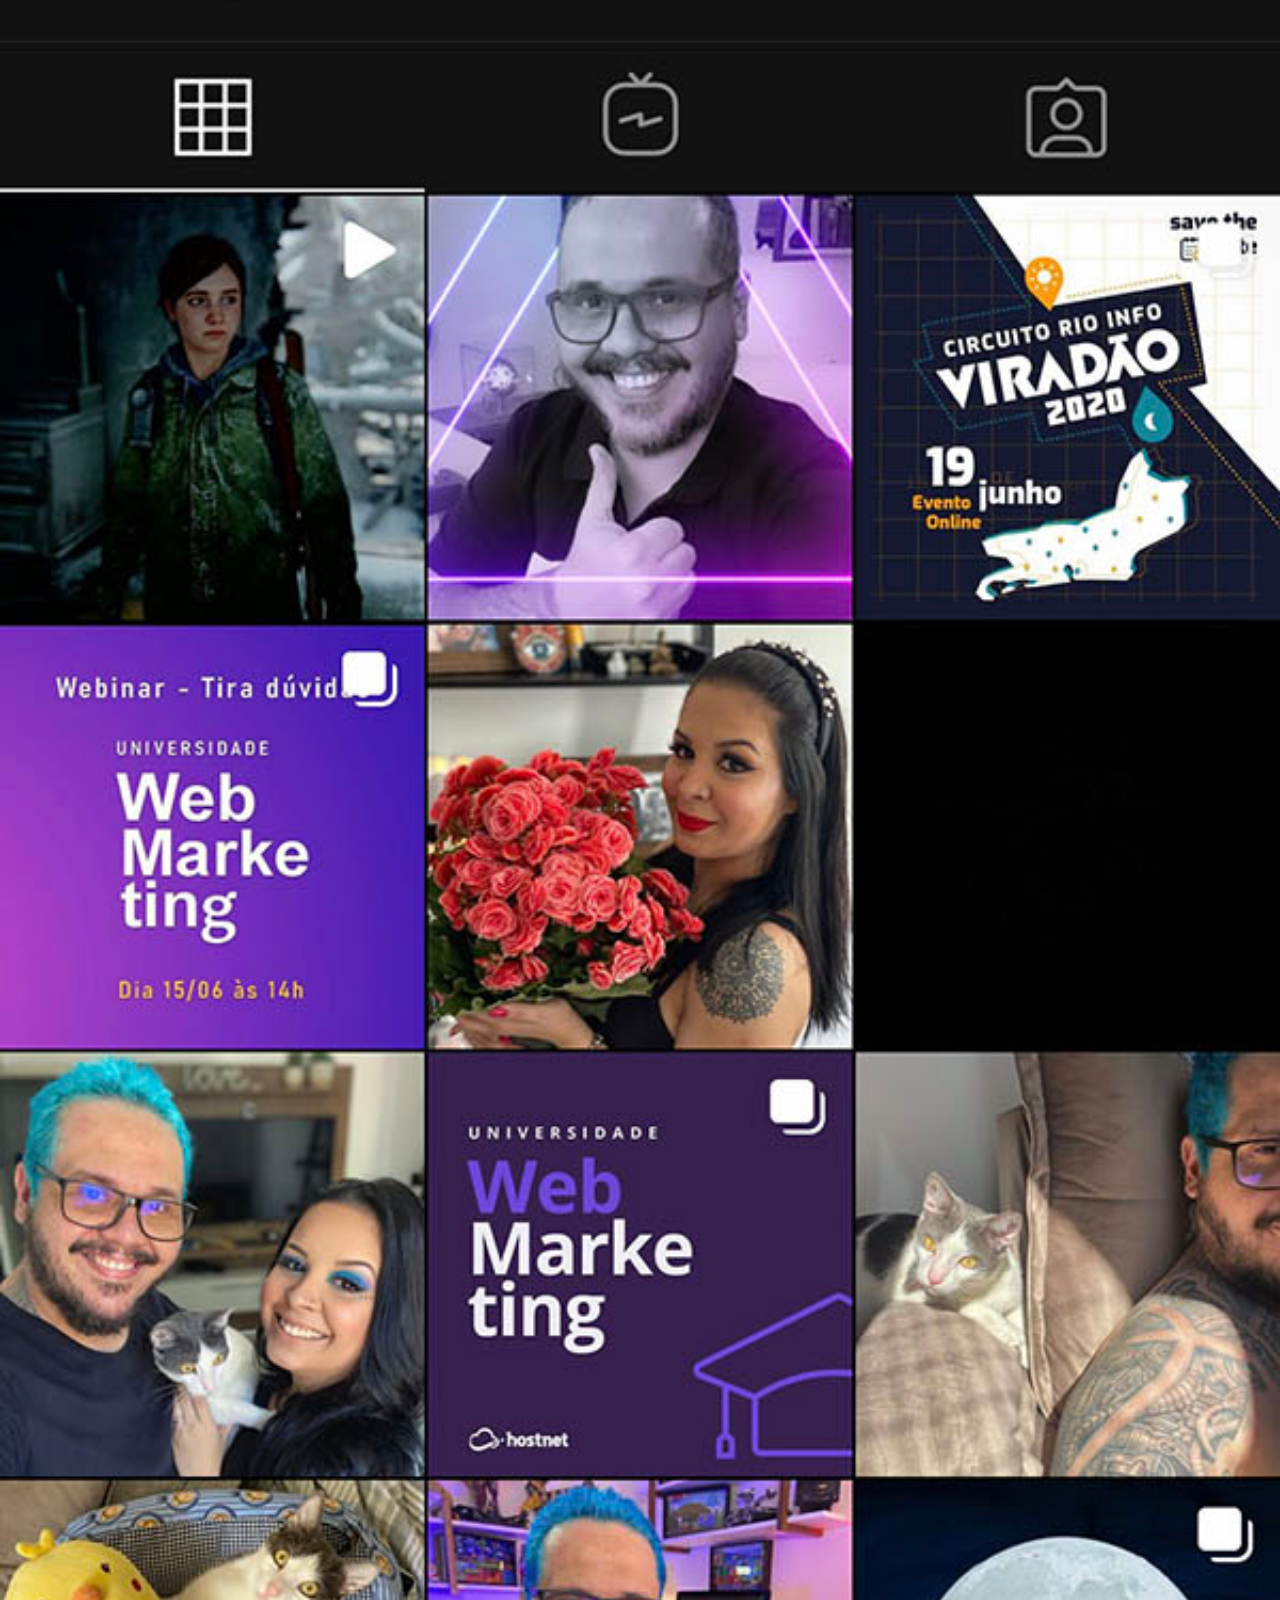
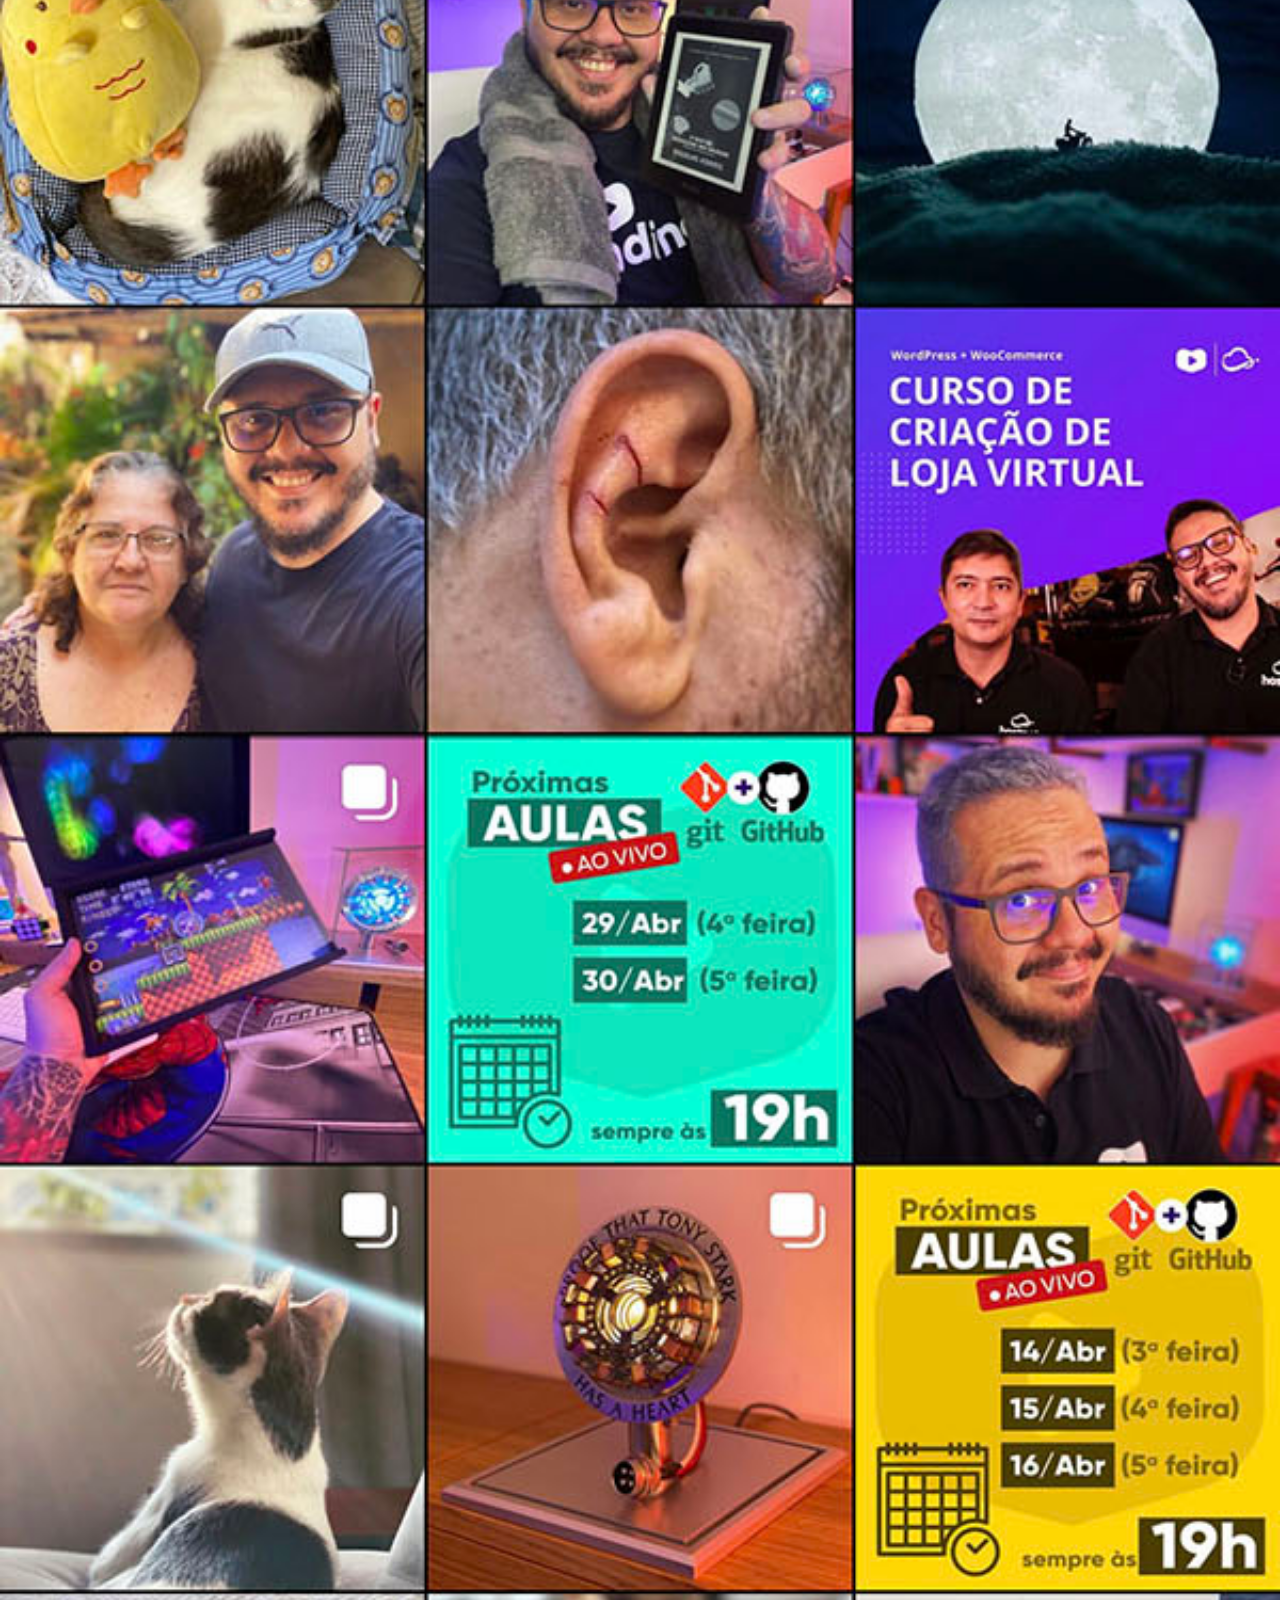
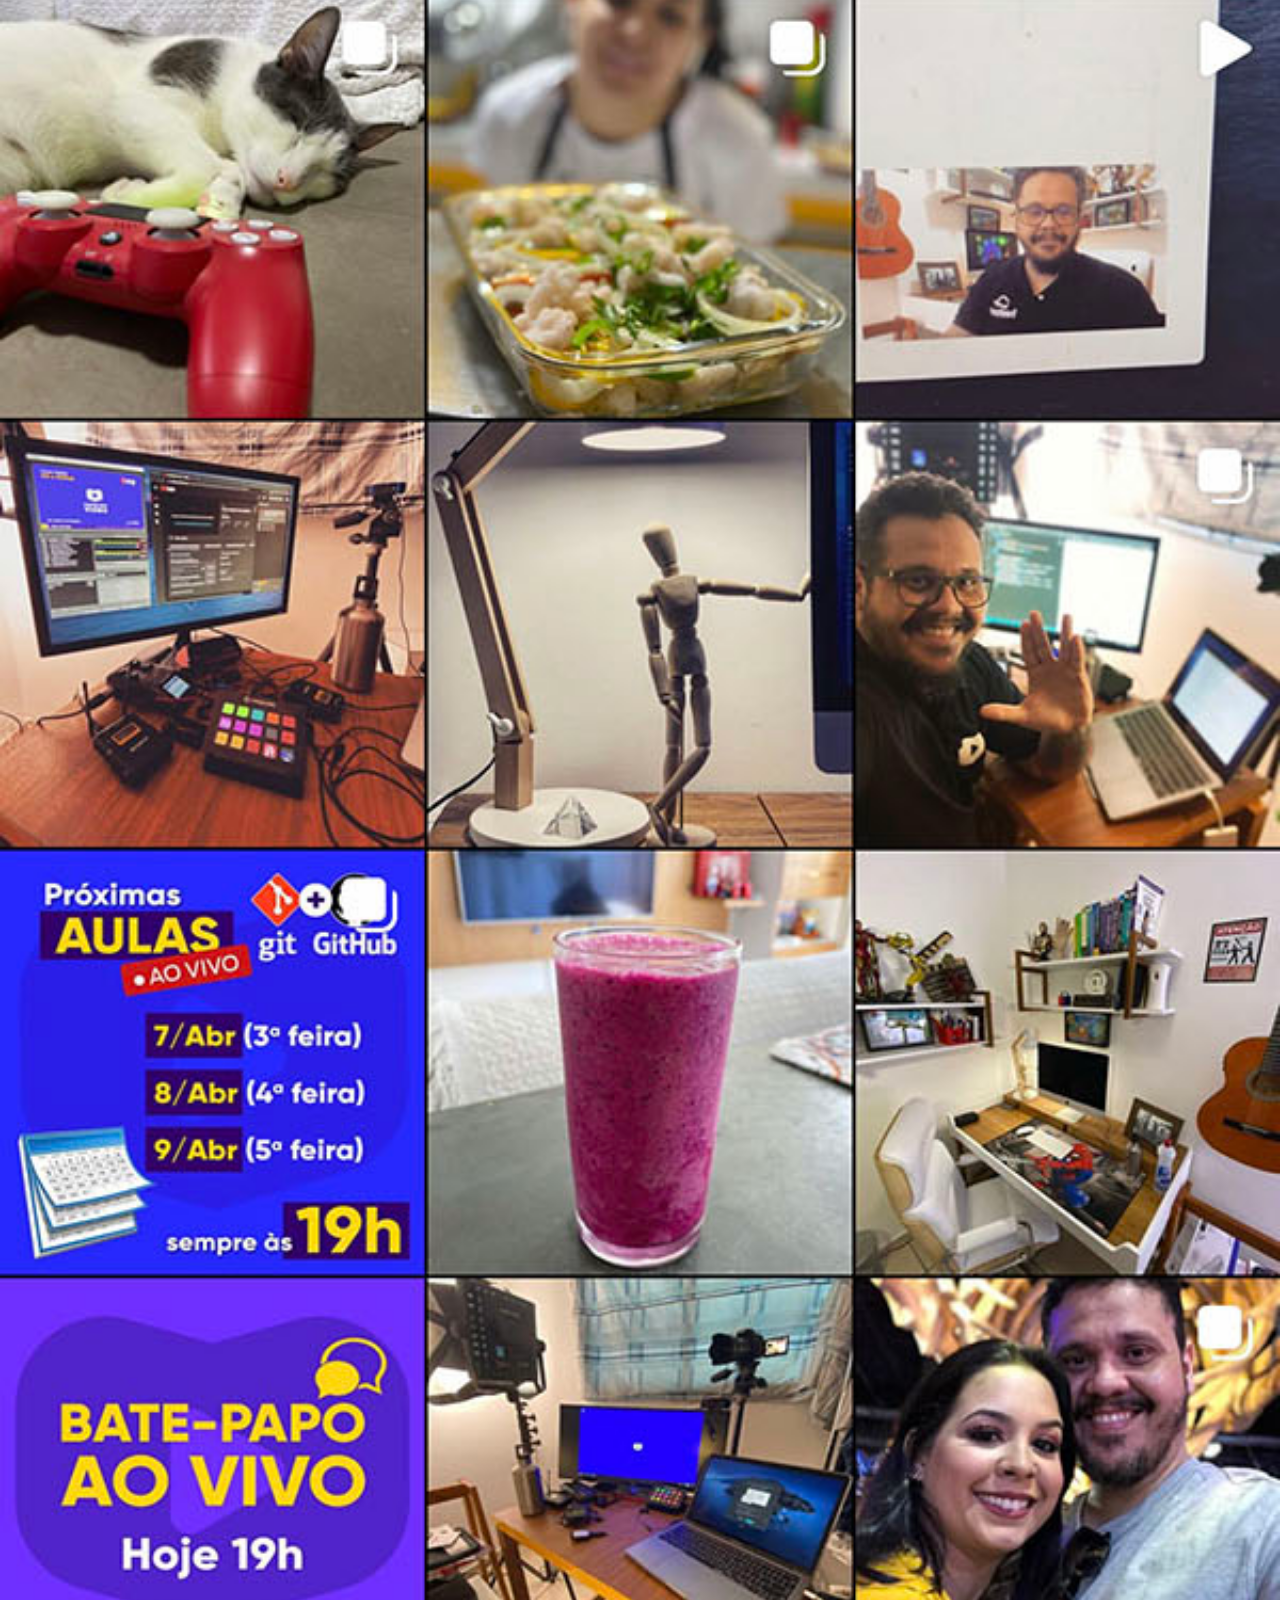
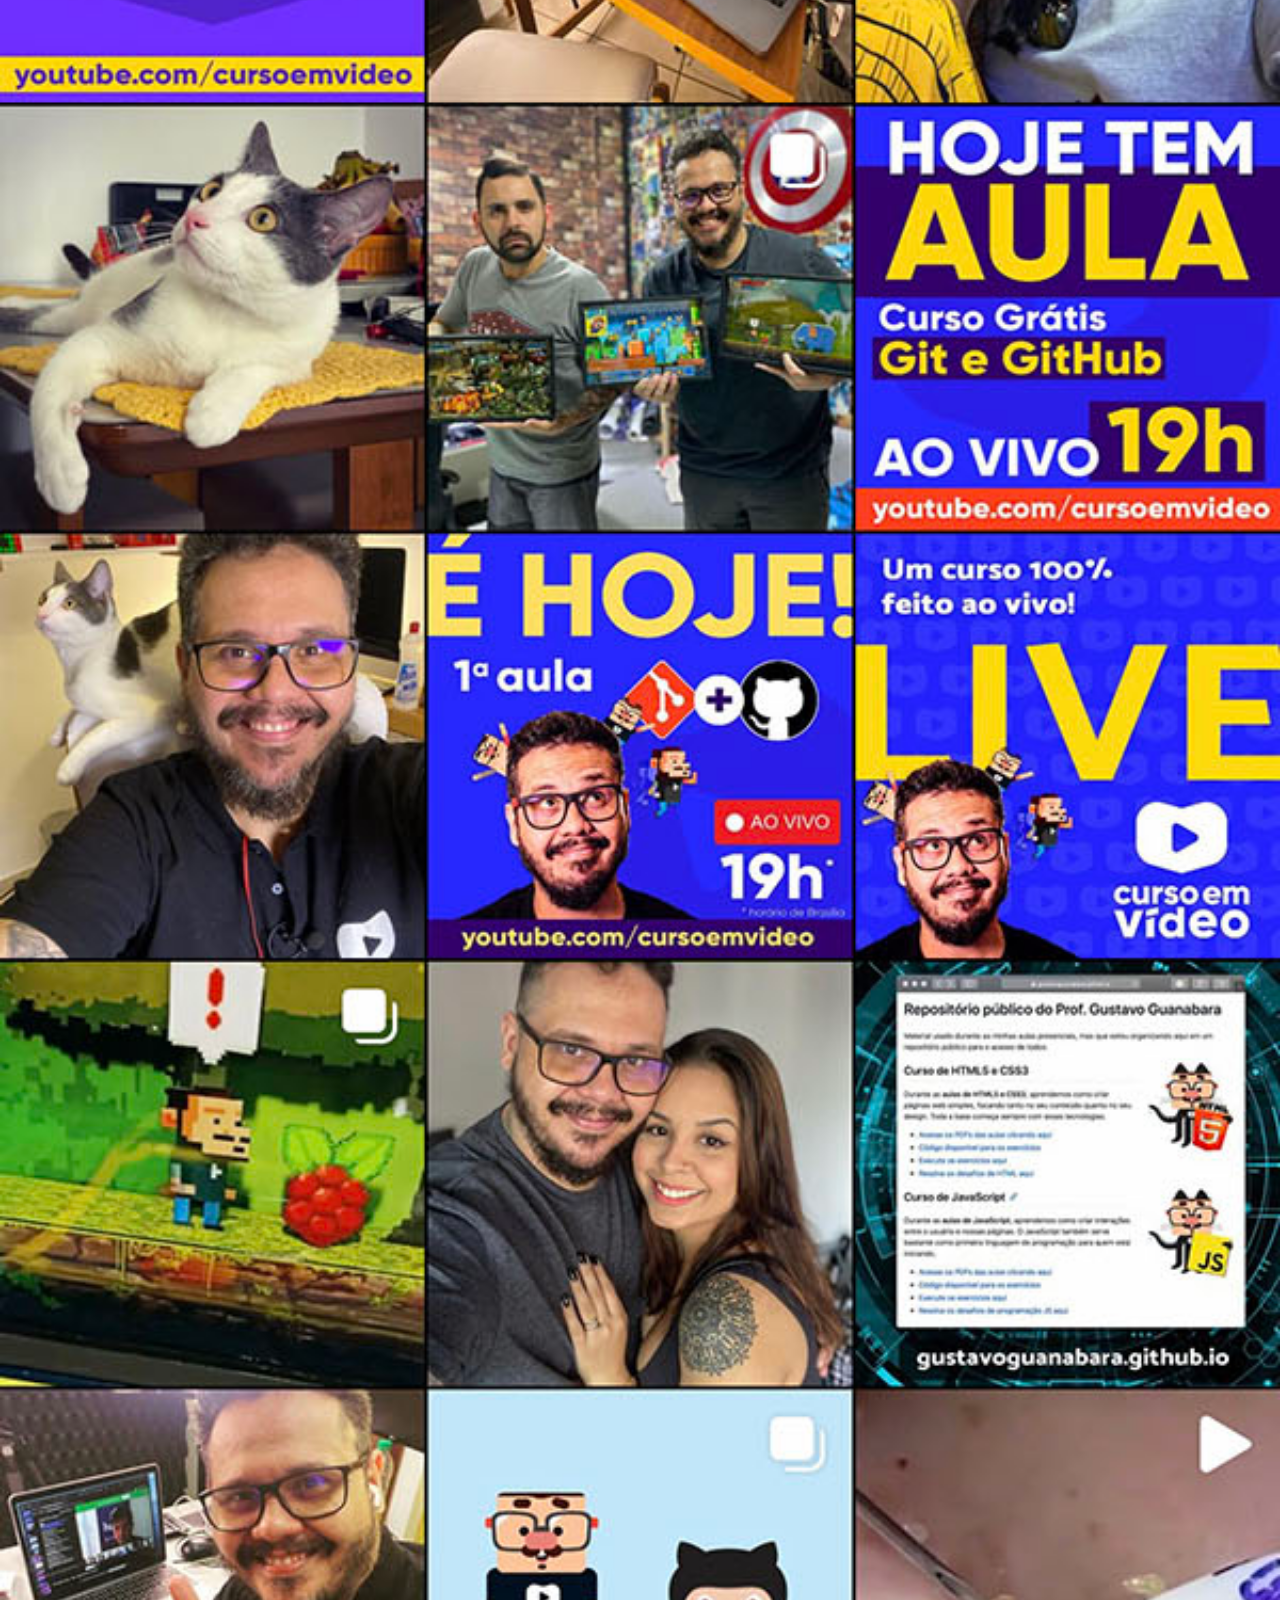
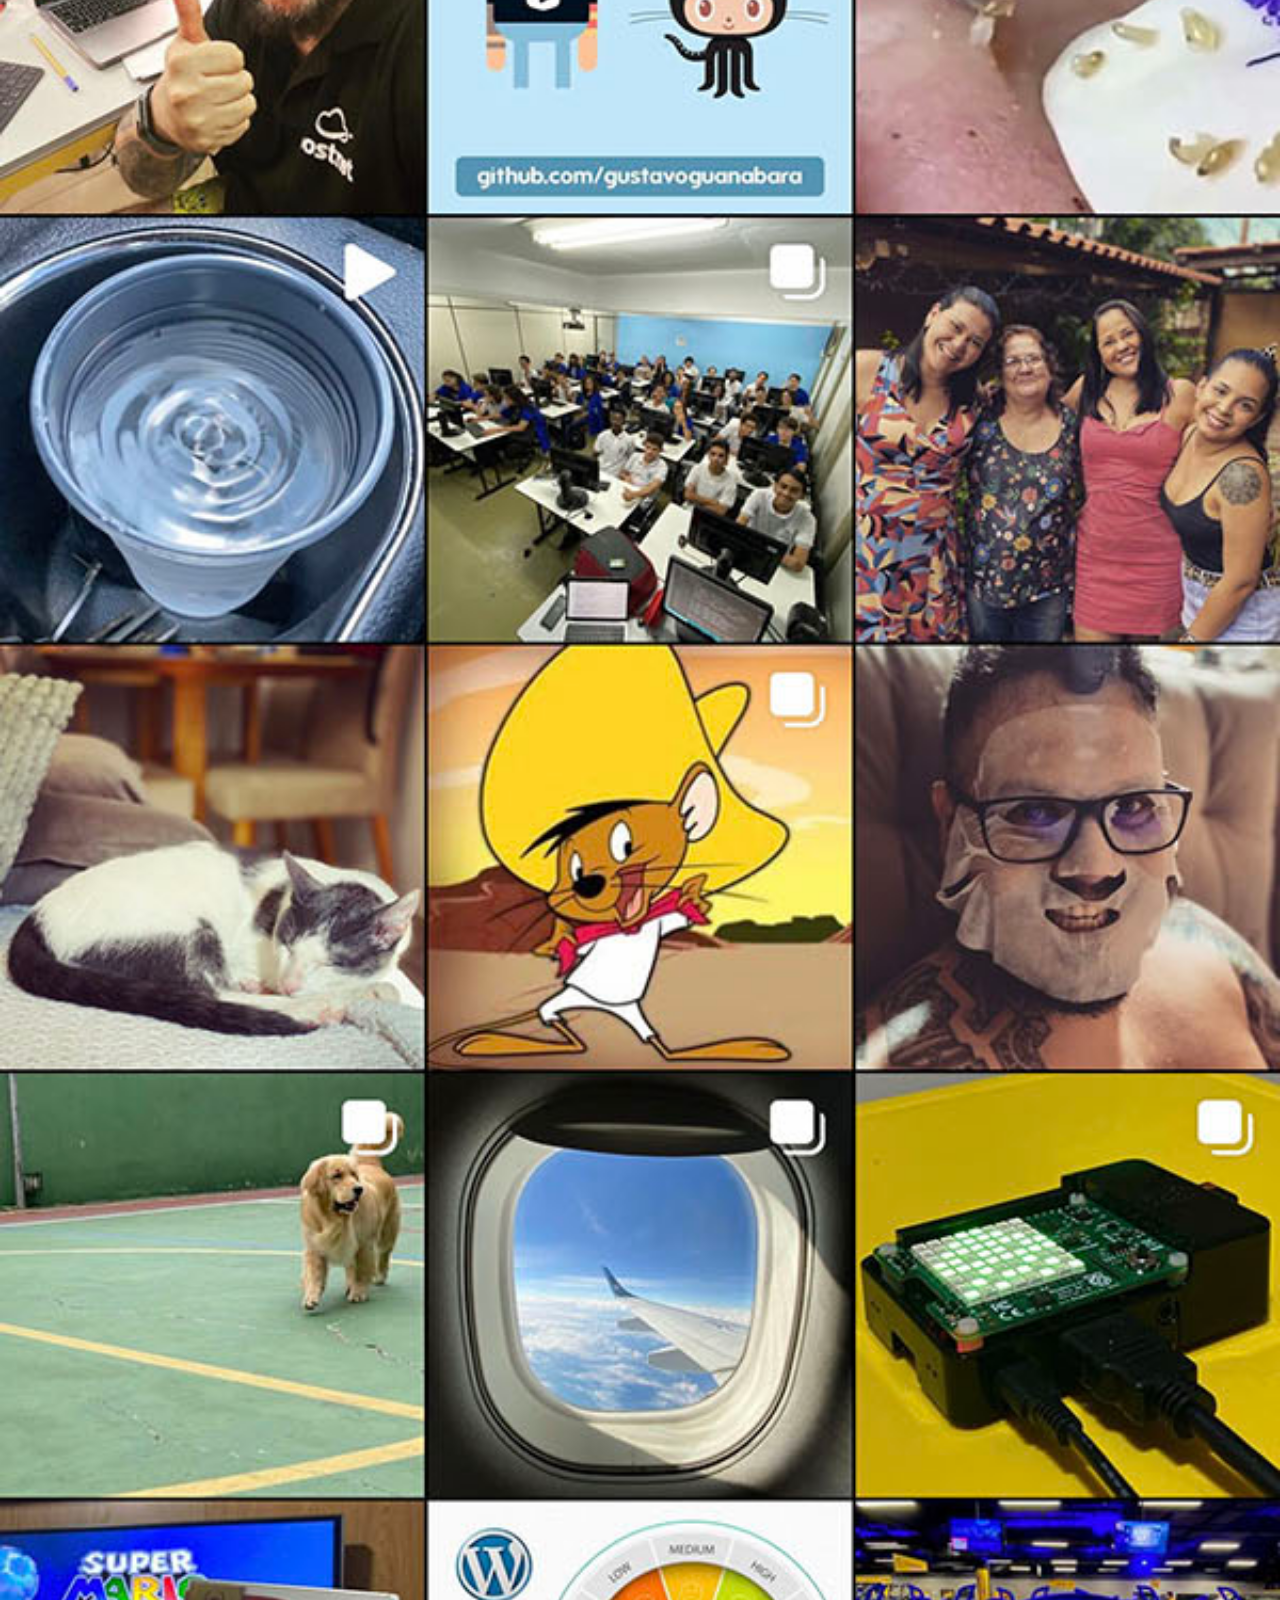
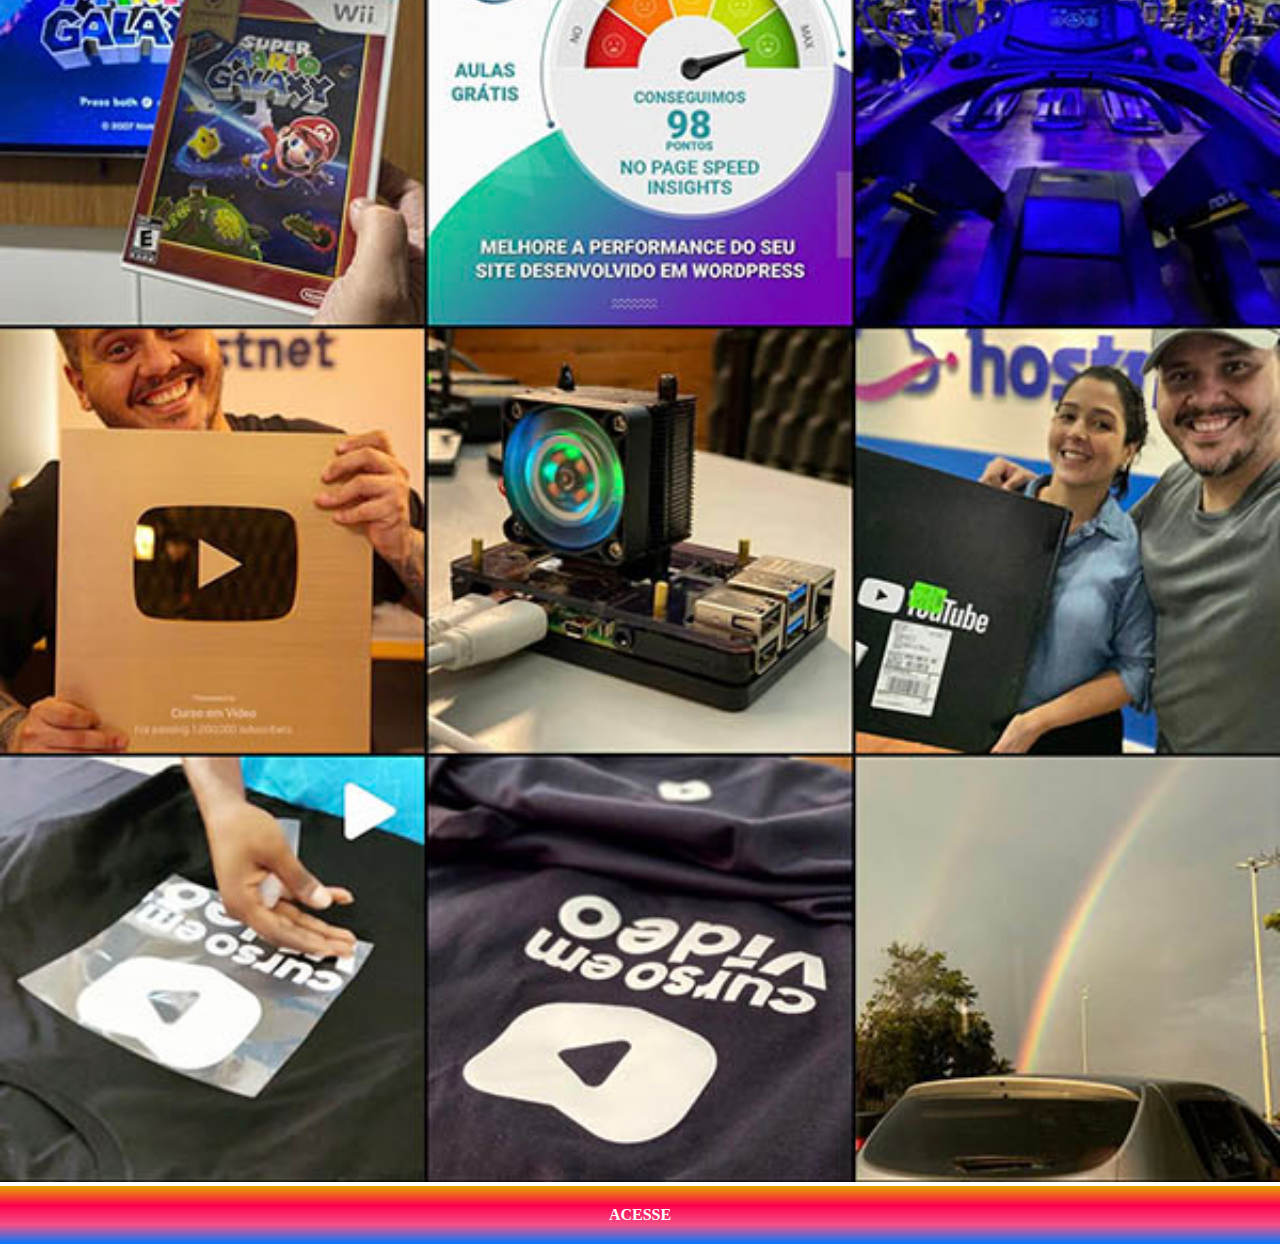
<file: instagram.html>
<!DOCTYPE html>
<html lang="en">
<head>
    <meta charset="UTF-8">
    <meta name="viewport" content="width=device-width, initial-scale=1.0">
    <title>Instagram</title>
    <style>
      *{
        margin: 0px;
        padding: 0px;
            font-family: Georgia, 'Times New Roman', Times, serif;
        }

        ::-webkit-scrollbar{
            width: 0px;
            height: 0px;
        }

        img{
            width: 100vw;
         

        }

        a{
            display: block;
            background-image:linear-gradient( rgb(230, 168, 0),rgb(255, 0, 76), rgb(245, 80, 135),rgb(0, 119, 255));
            color: white;
            padding: 20px;
            text-align: center;
          font-weight: bolder;
          text-decoration: none;
        }

        a:hover{
           background-image: linear-gradient(red ,yellow);
        }
    </style>
</head>
<body>
    <img src="imagens/tela-instagram.jpg" alt="tela-instagram">
    <a href="https://www.instagram.com/gustavoguanabara/">ACESSE</a>
</body>
</html>
</file>
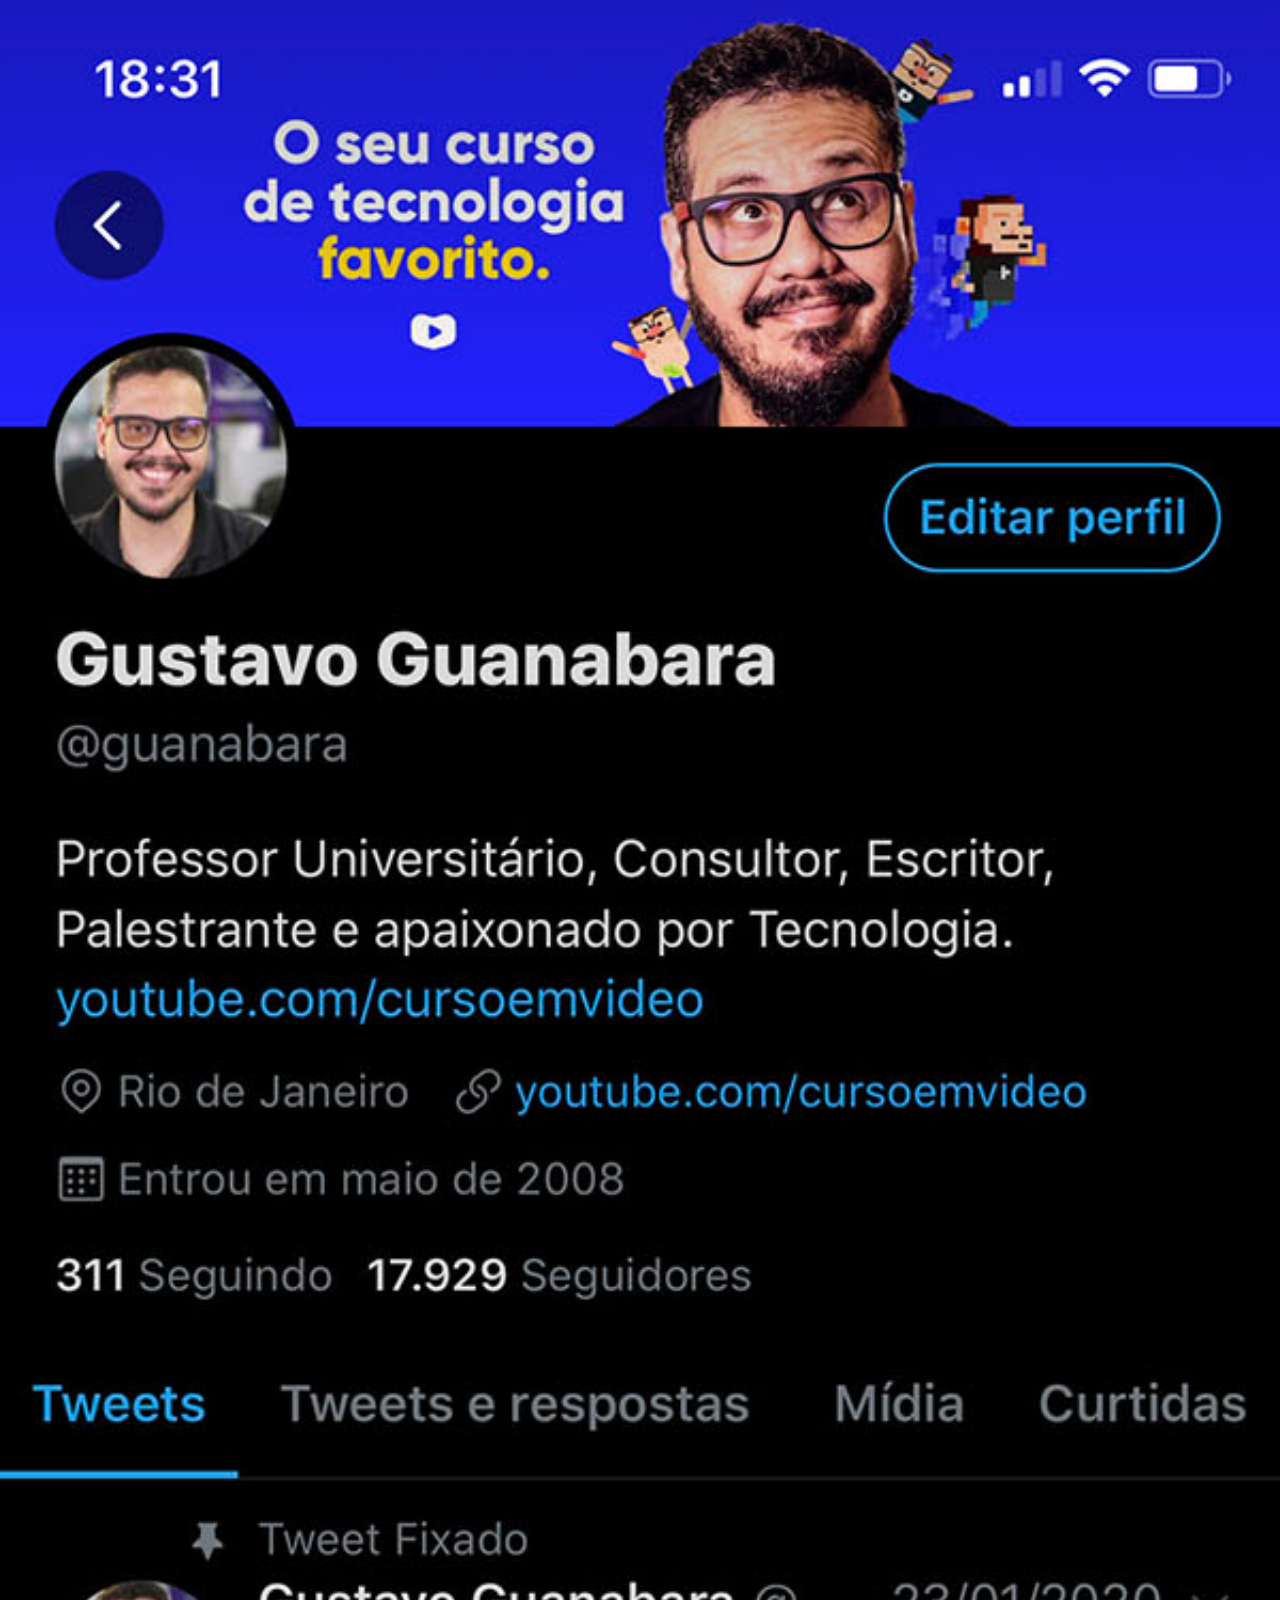
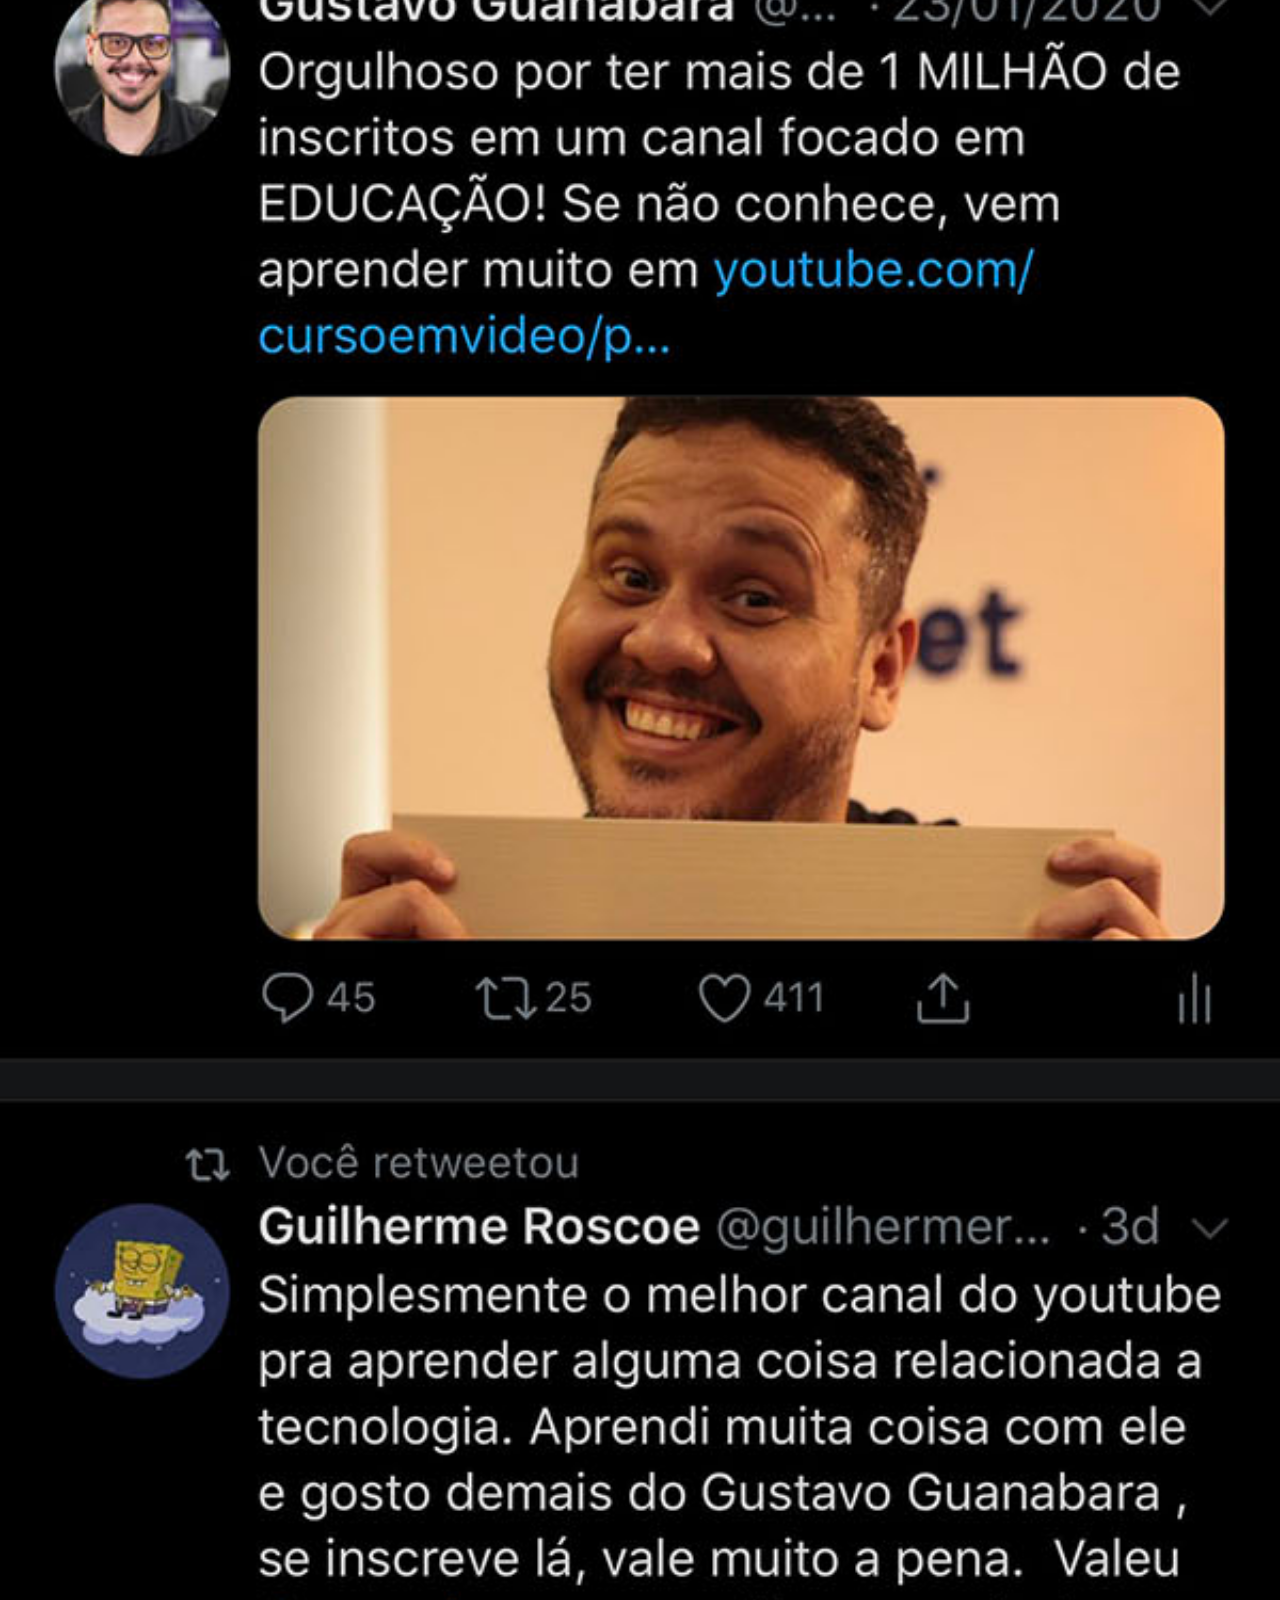
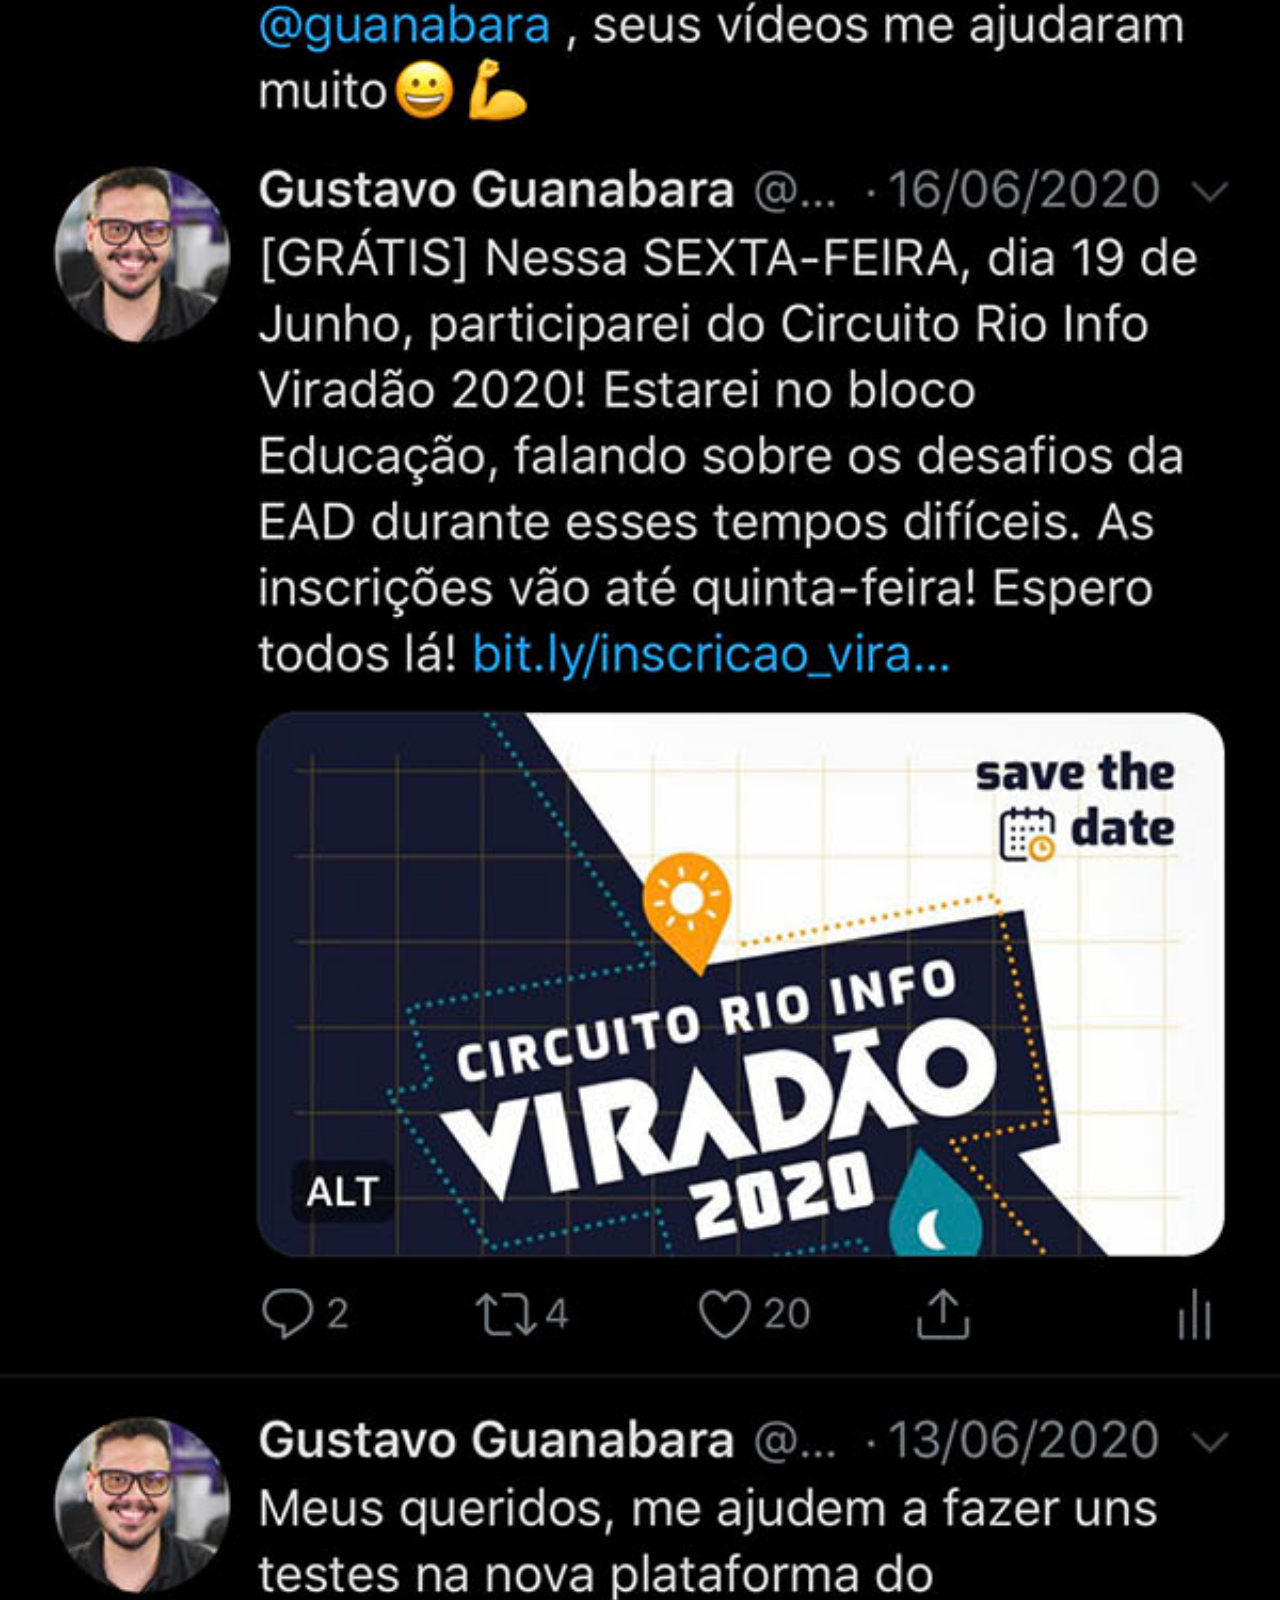
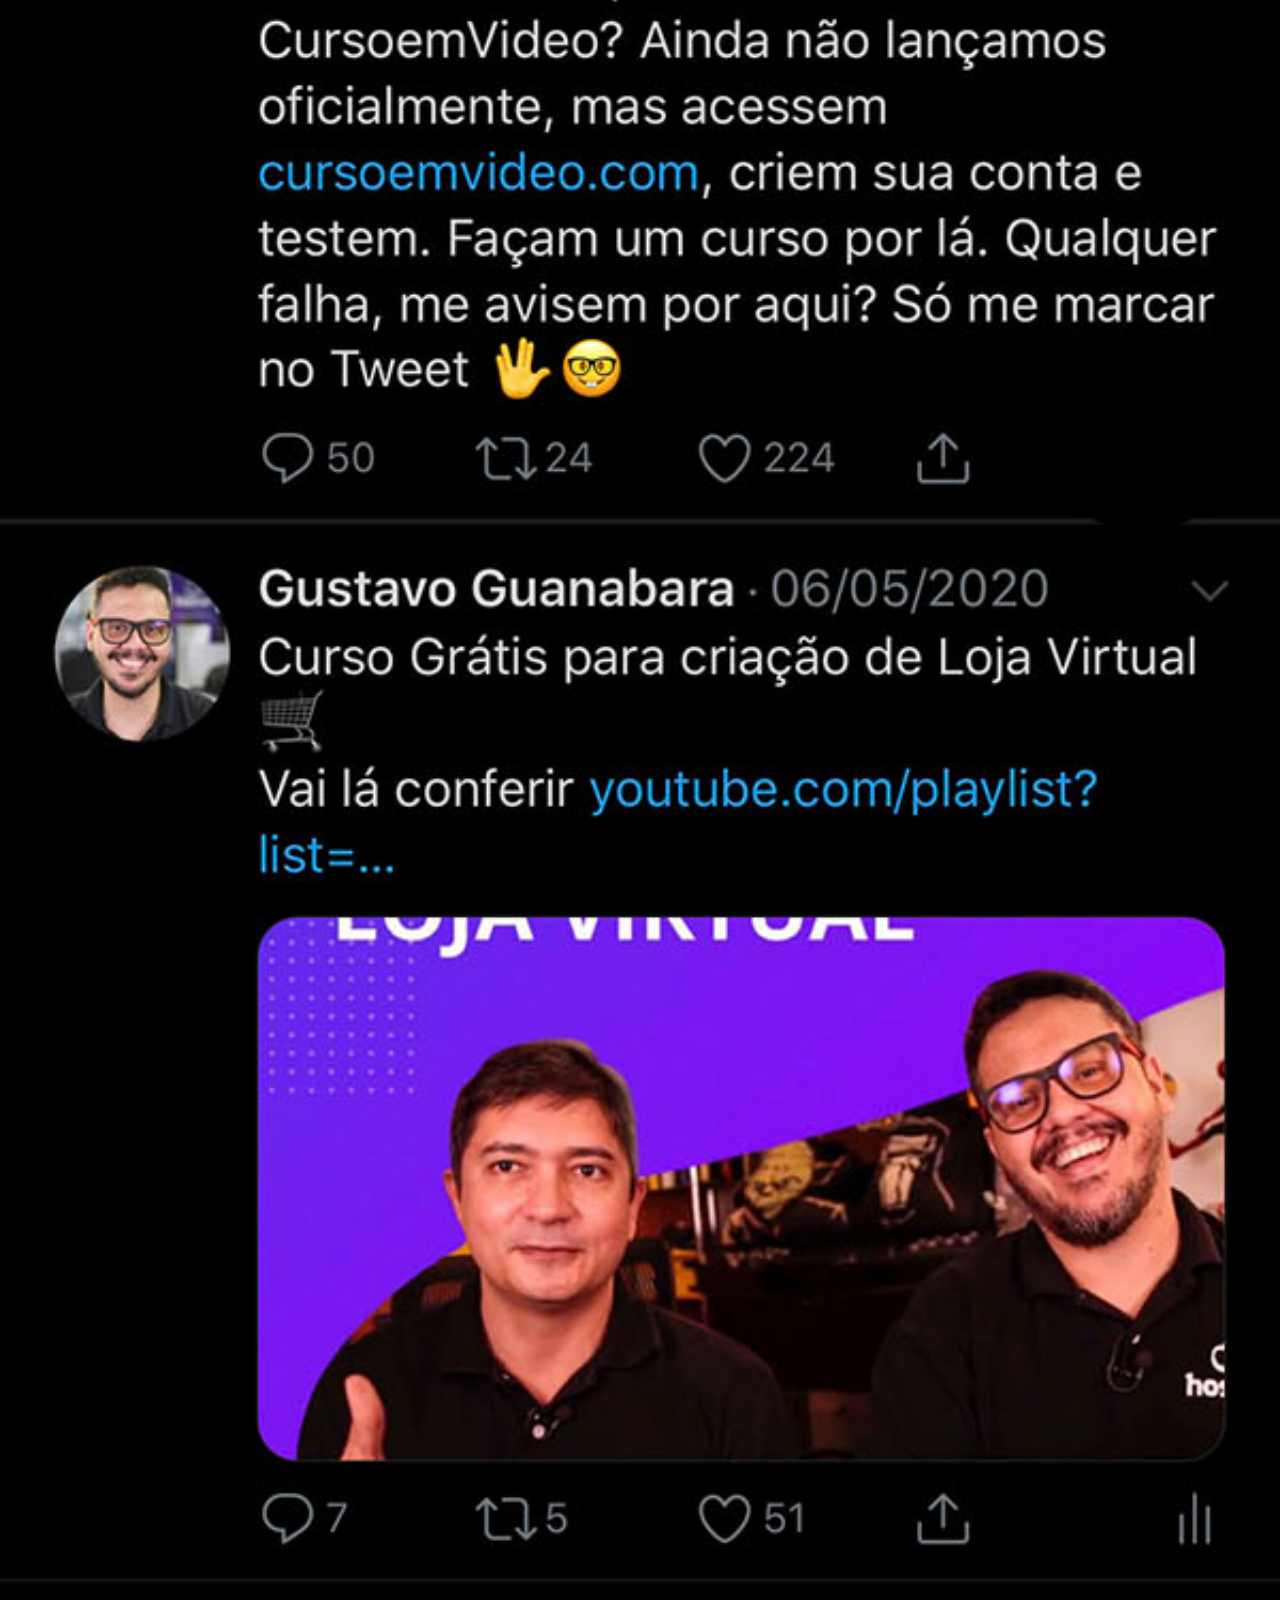
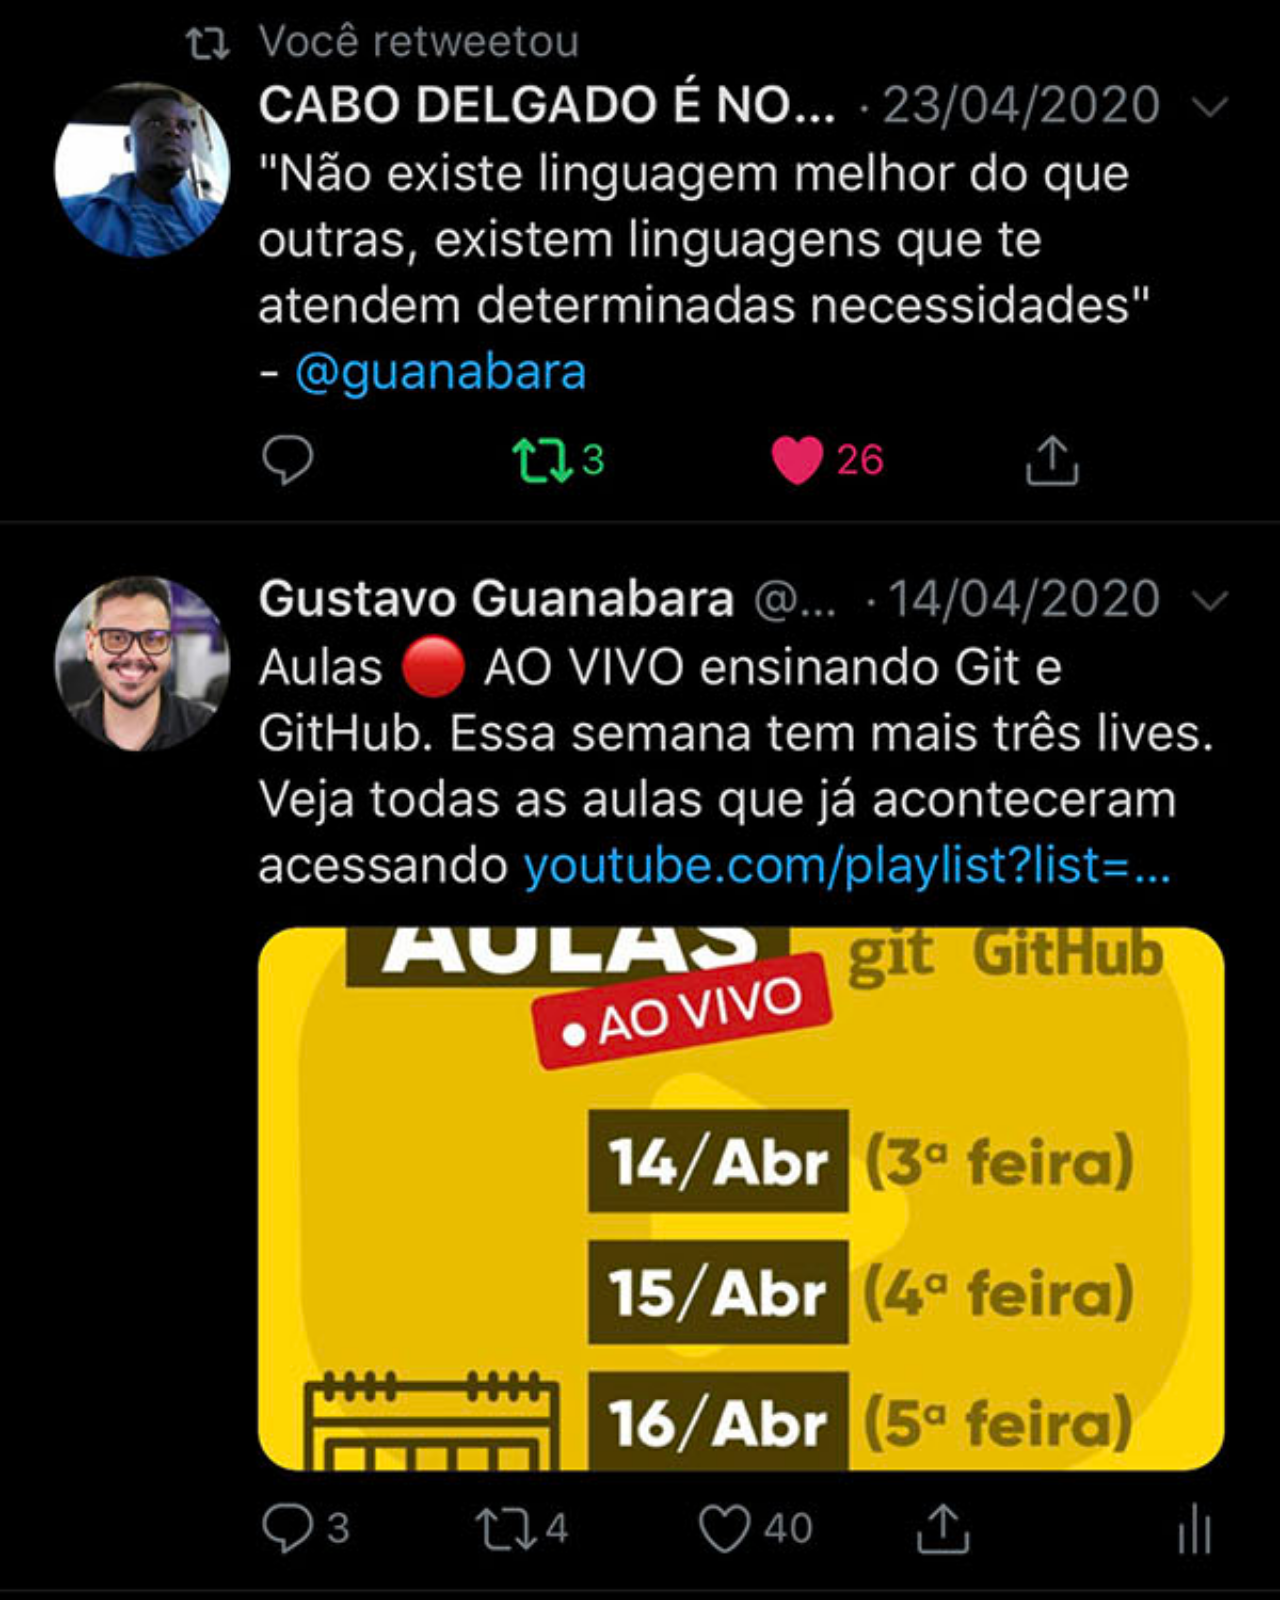
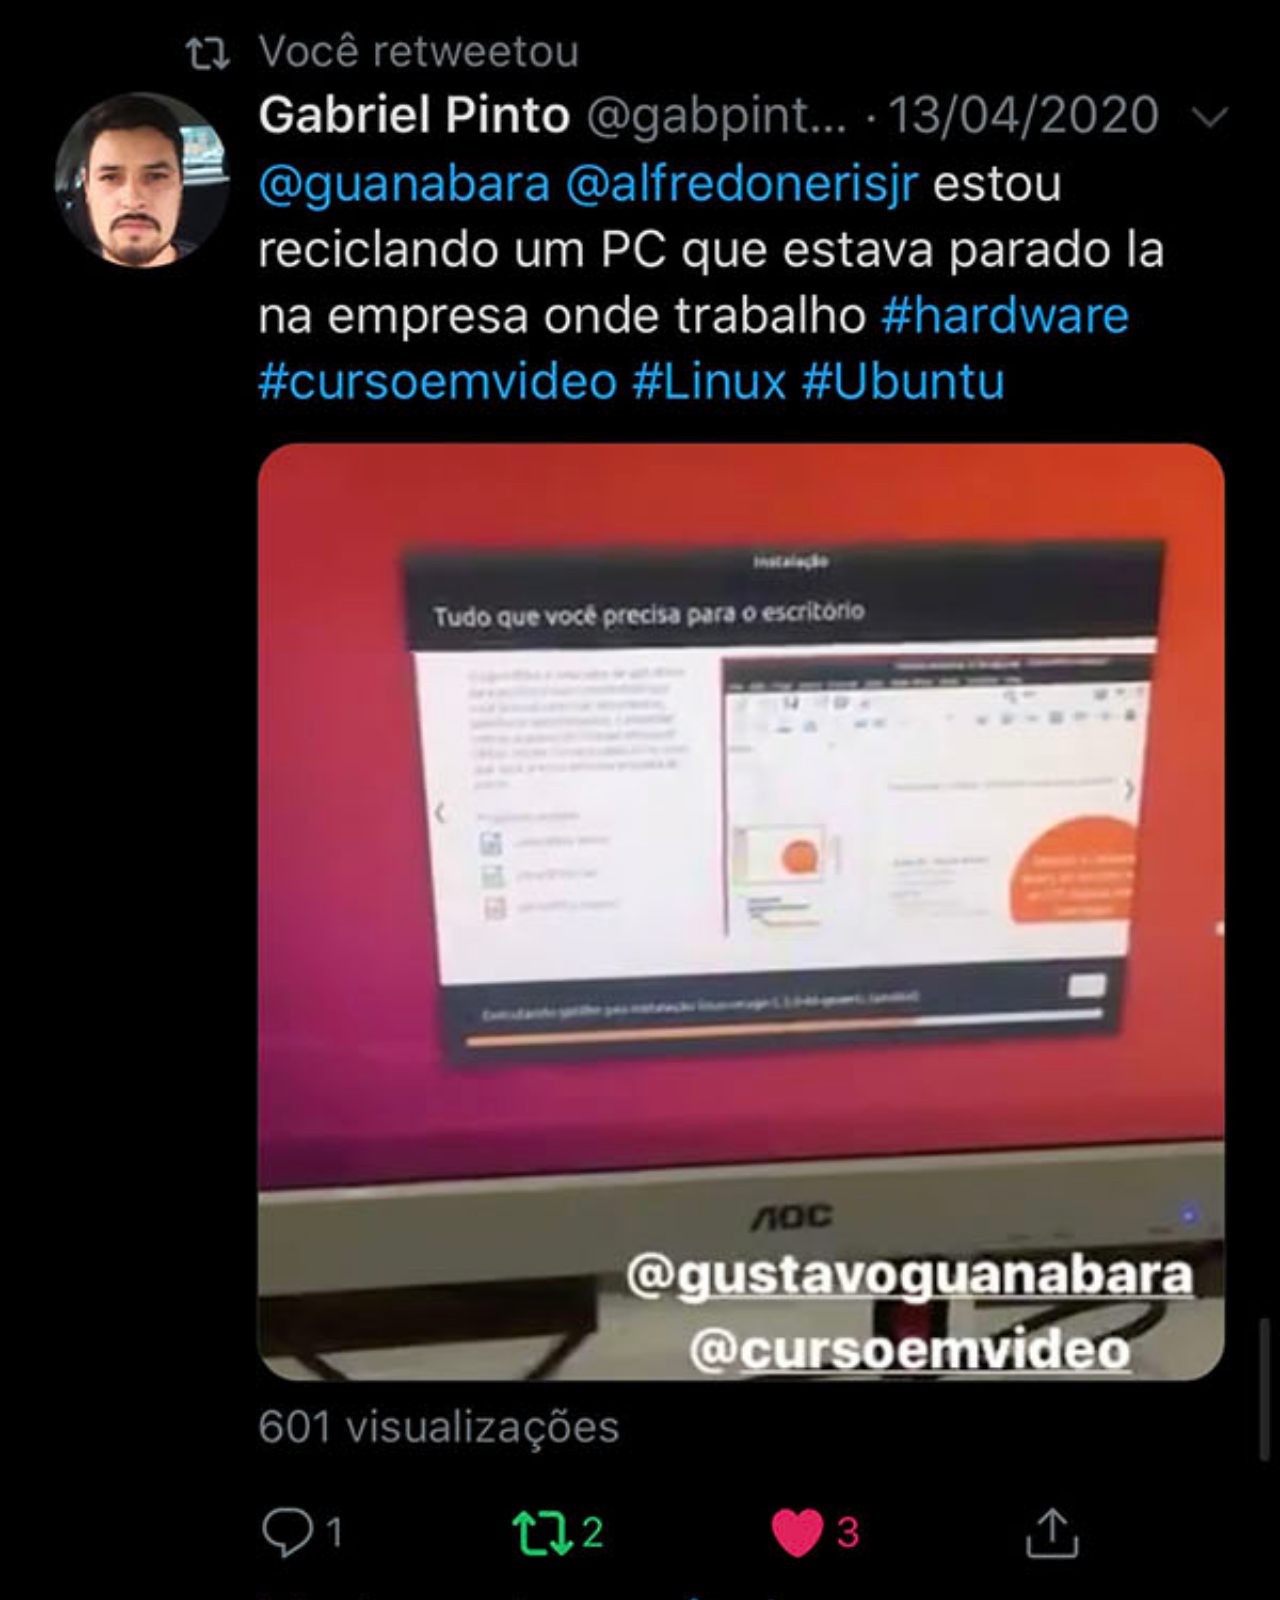
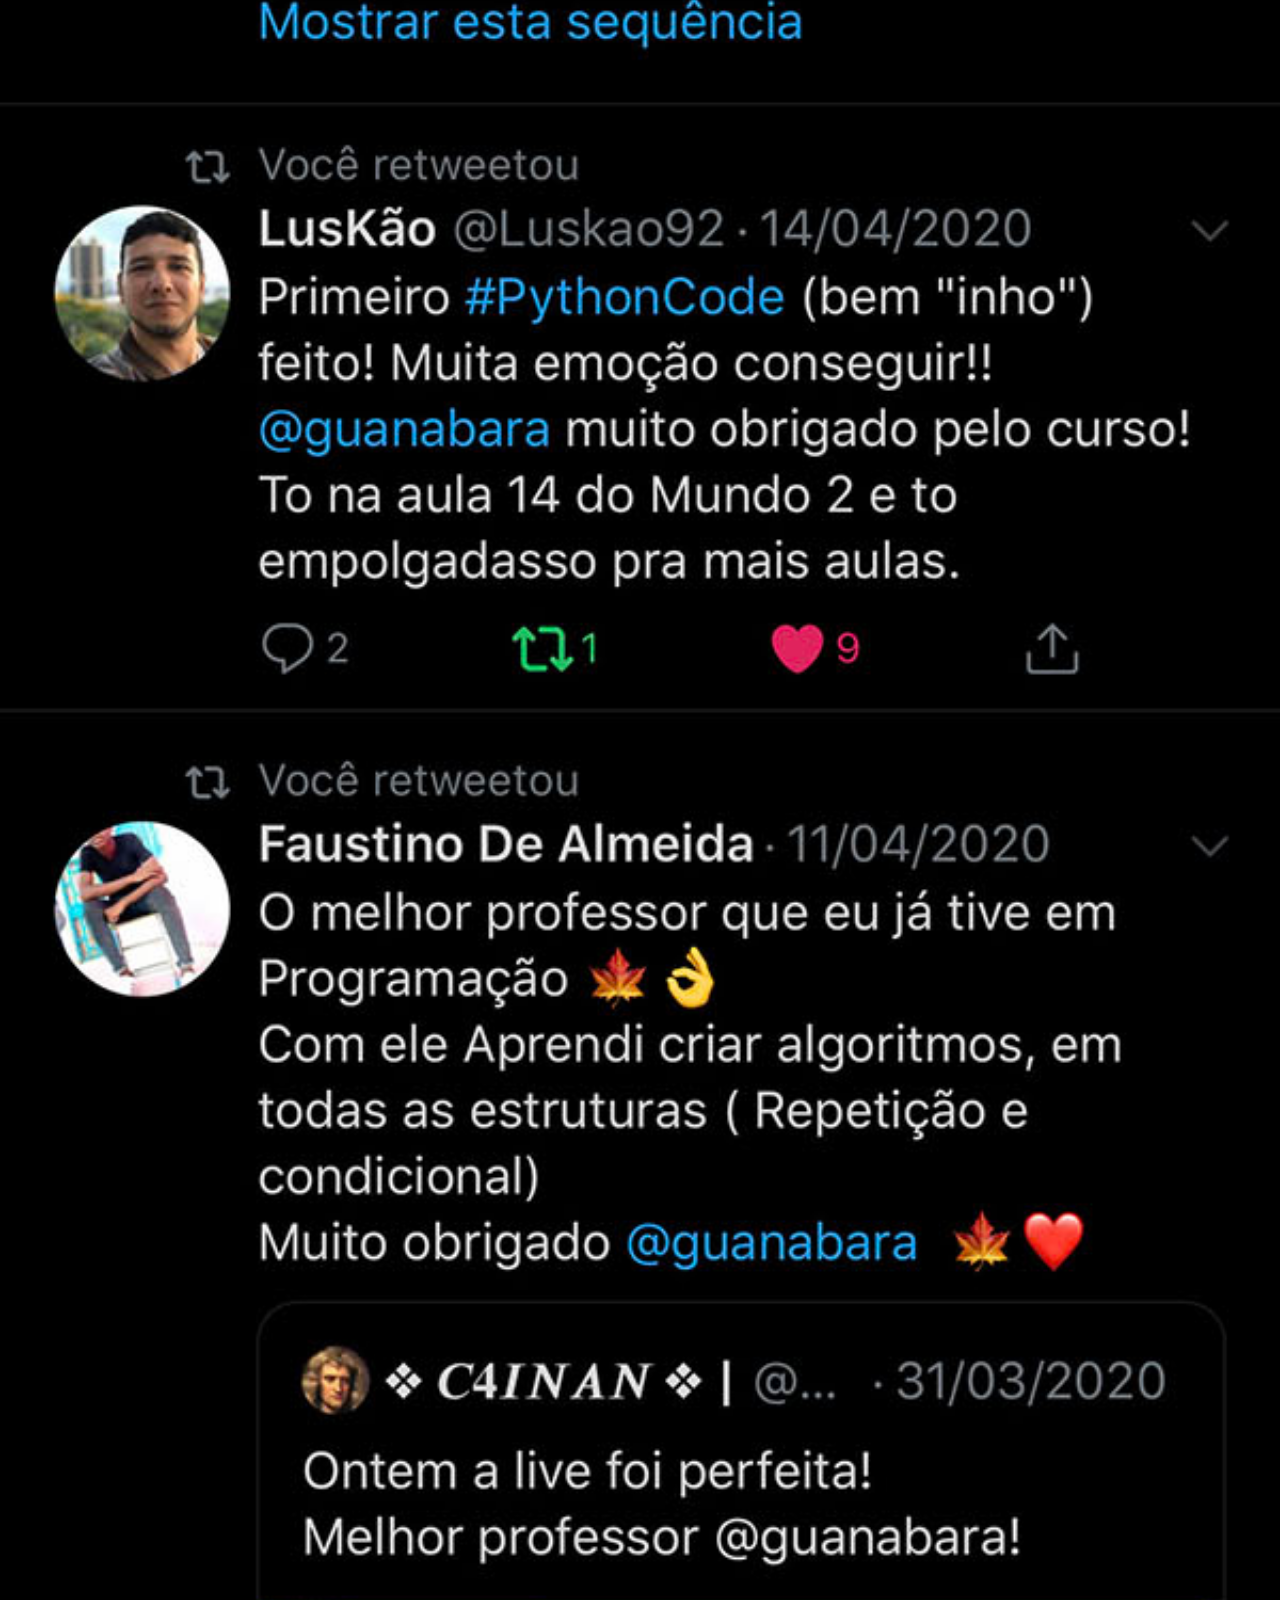
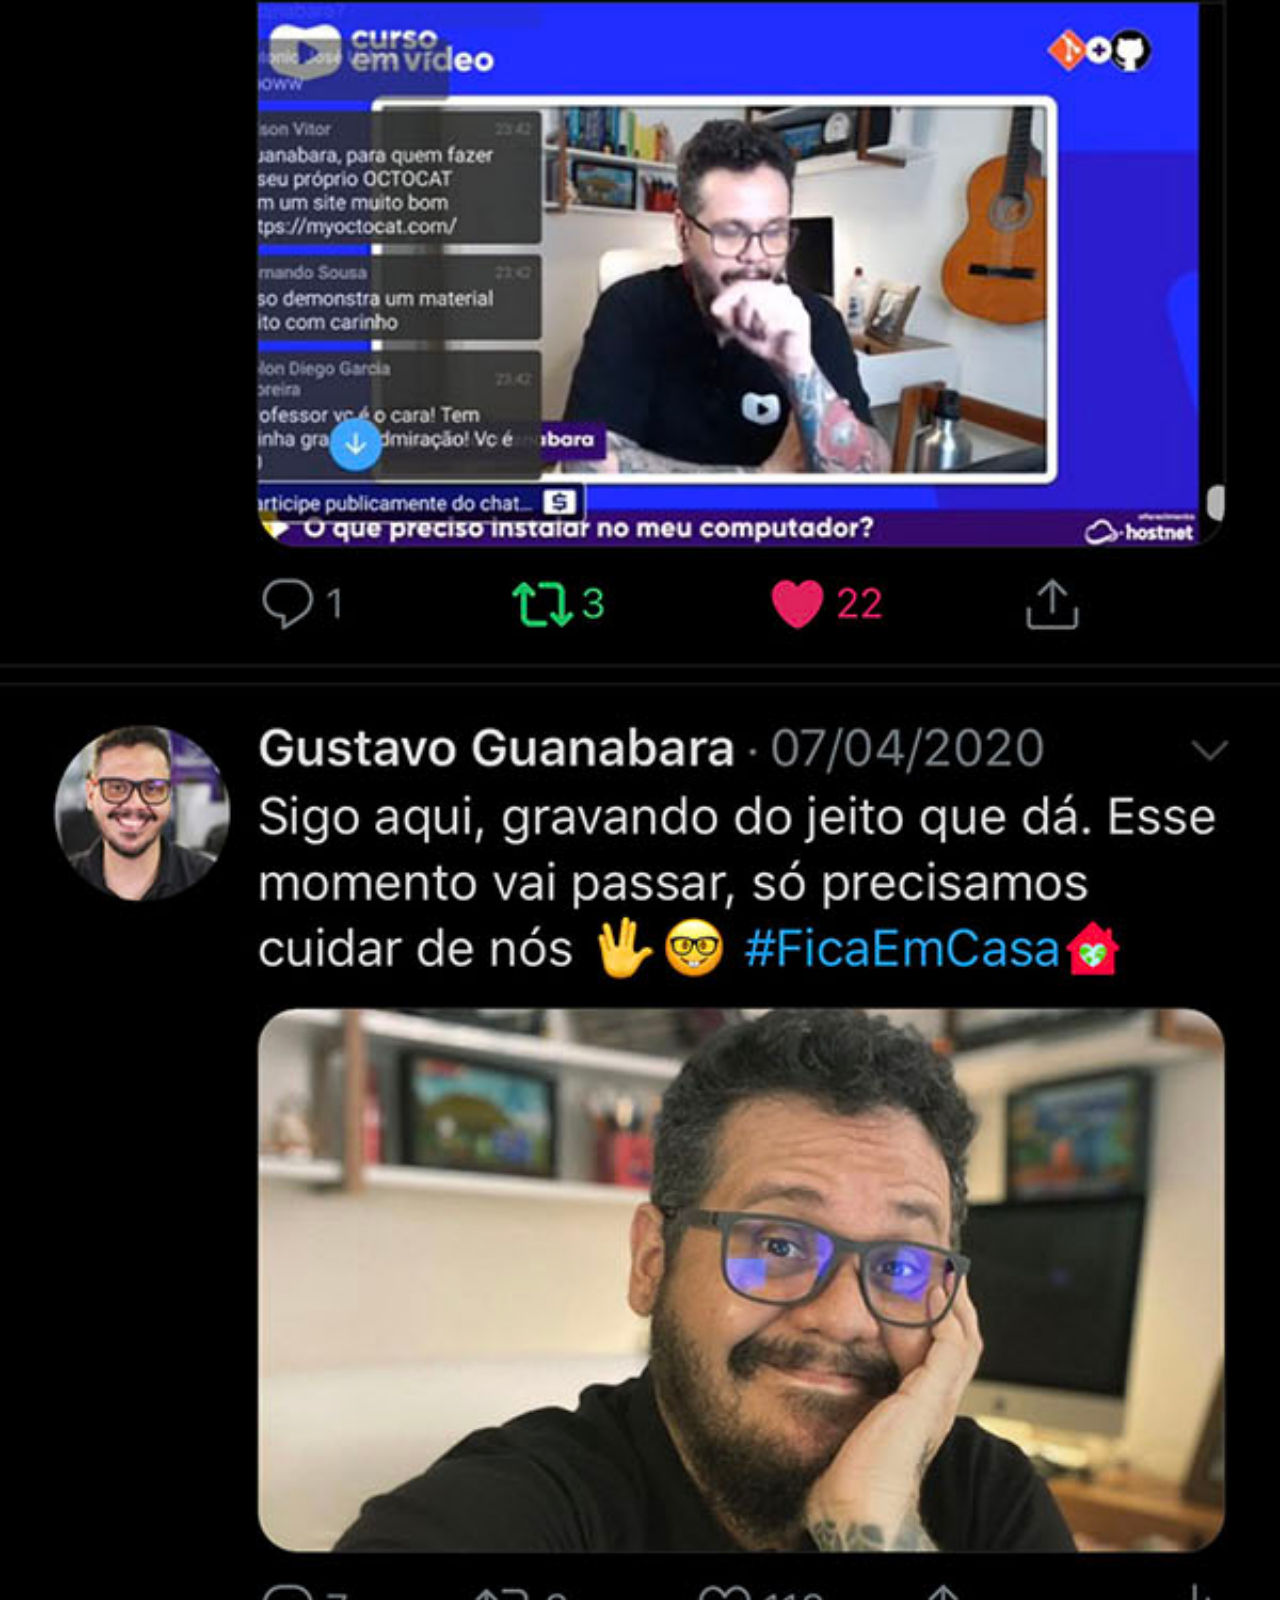
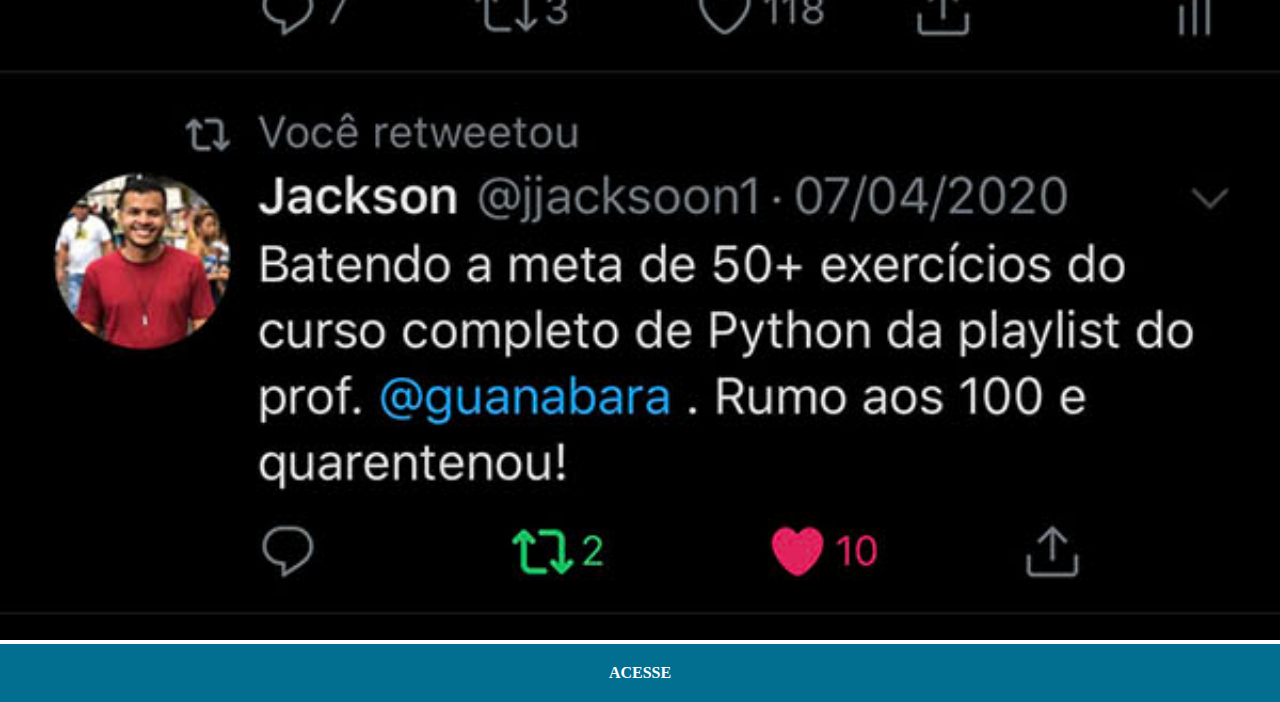
<file: twitter.html>
<!DOCTYPE html>
<html lang="en">
<head>
    <meta charset="UTF-8">
    <meta name="viewport" content="width=device-width, initial-scale=1.0">
    <title>Twitter</title>
    <style>
         *{
        margin: 0px;
        padding: 0px;
            font-family: Georgia, 'Times New Roman', Times, serif;
        }

        ::-webkit-scrollbar{
            width: 0px;
            height: 0px;
        }

        img{
            width: 100vw;
         

        }

        a{
            display: block;
            background-color: rgb(2, 111, 145);
            color: white;
            padding: 20px;
            text-align: center;
          font-weight: bolder;
          text-decoration: none;
        }

        a:hover{
            background-color: rgb(30, 127, 192);
        }
    </style>
</head>
<body>
    <img src="imagens/tela-twitter.jpg" alt="tela-twitter">
    <a href="https://twitter.com/?lang=en">ACESSE</a>
</body>
</html>
</file>
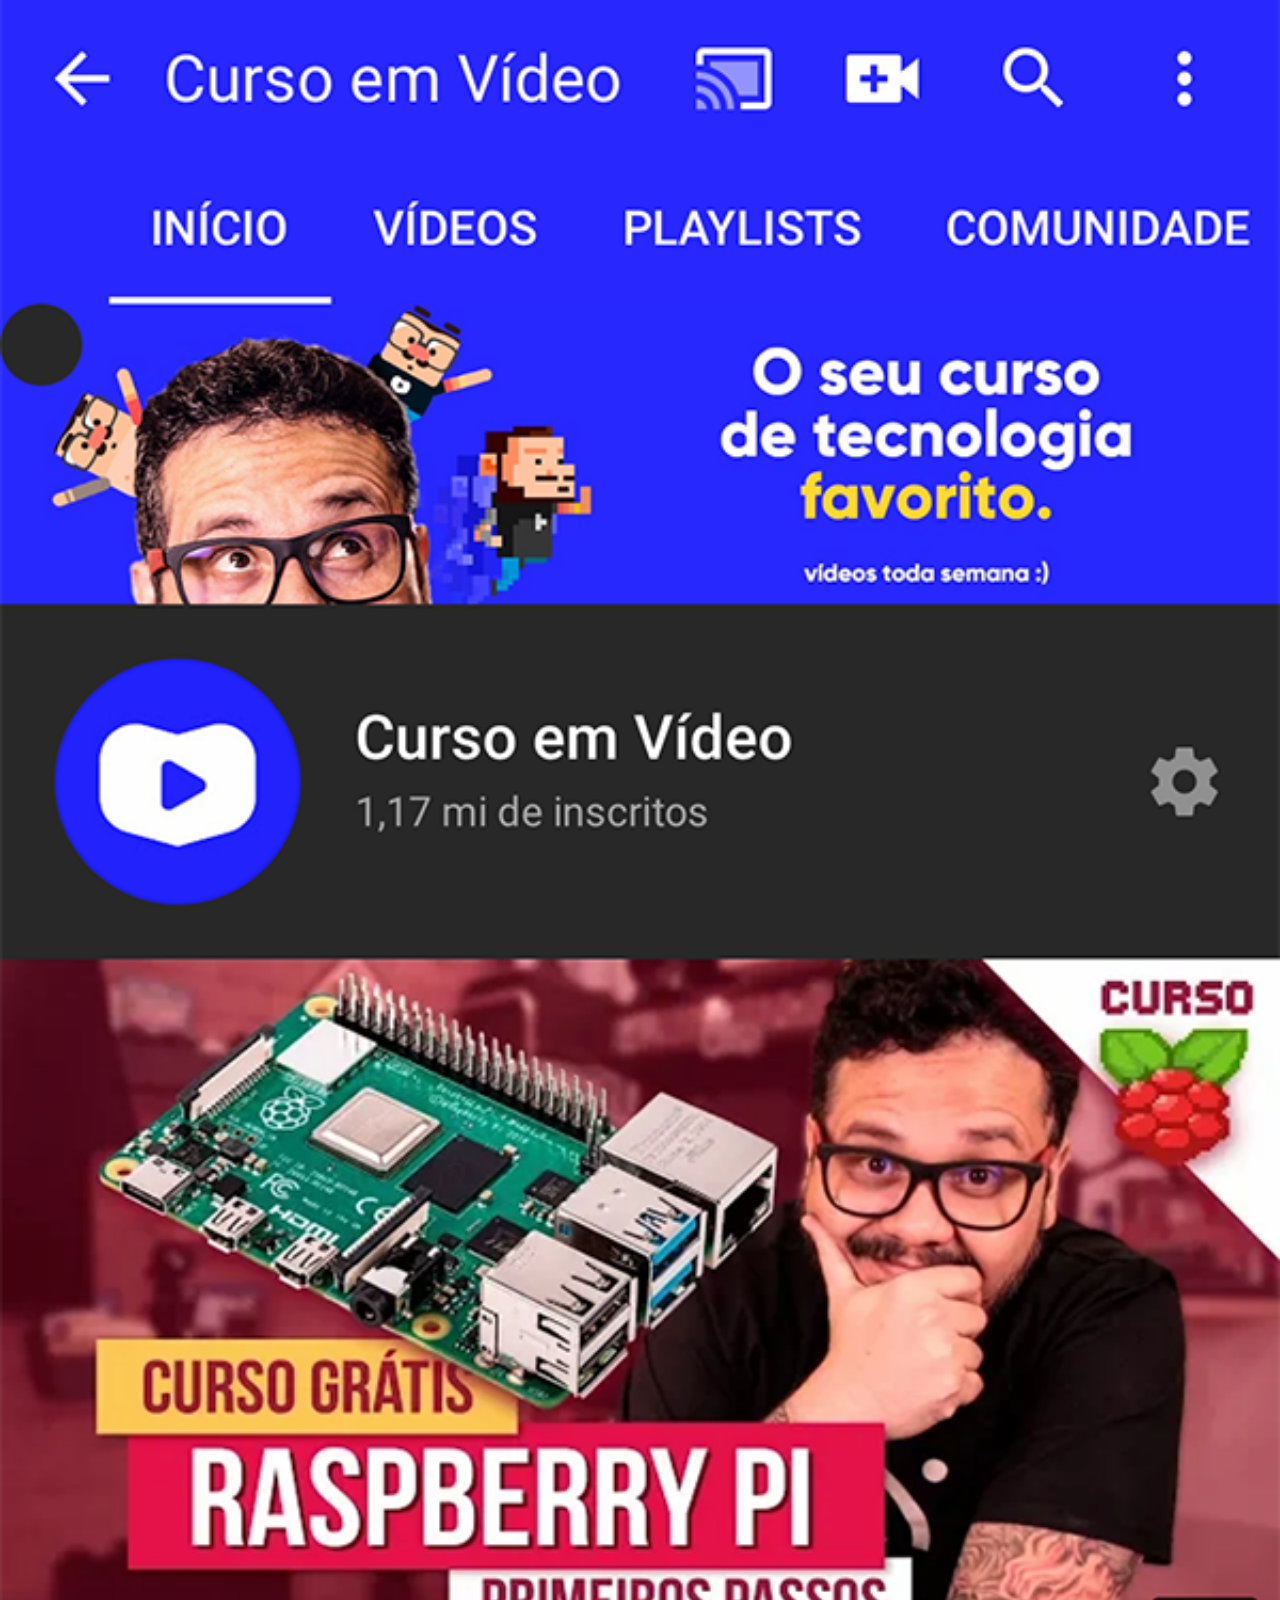
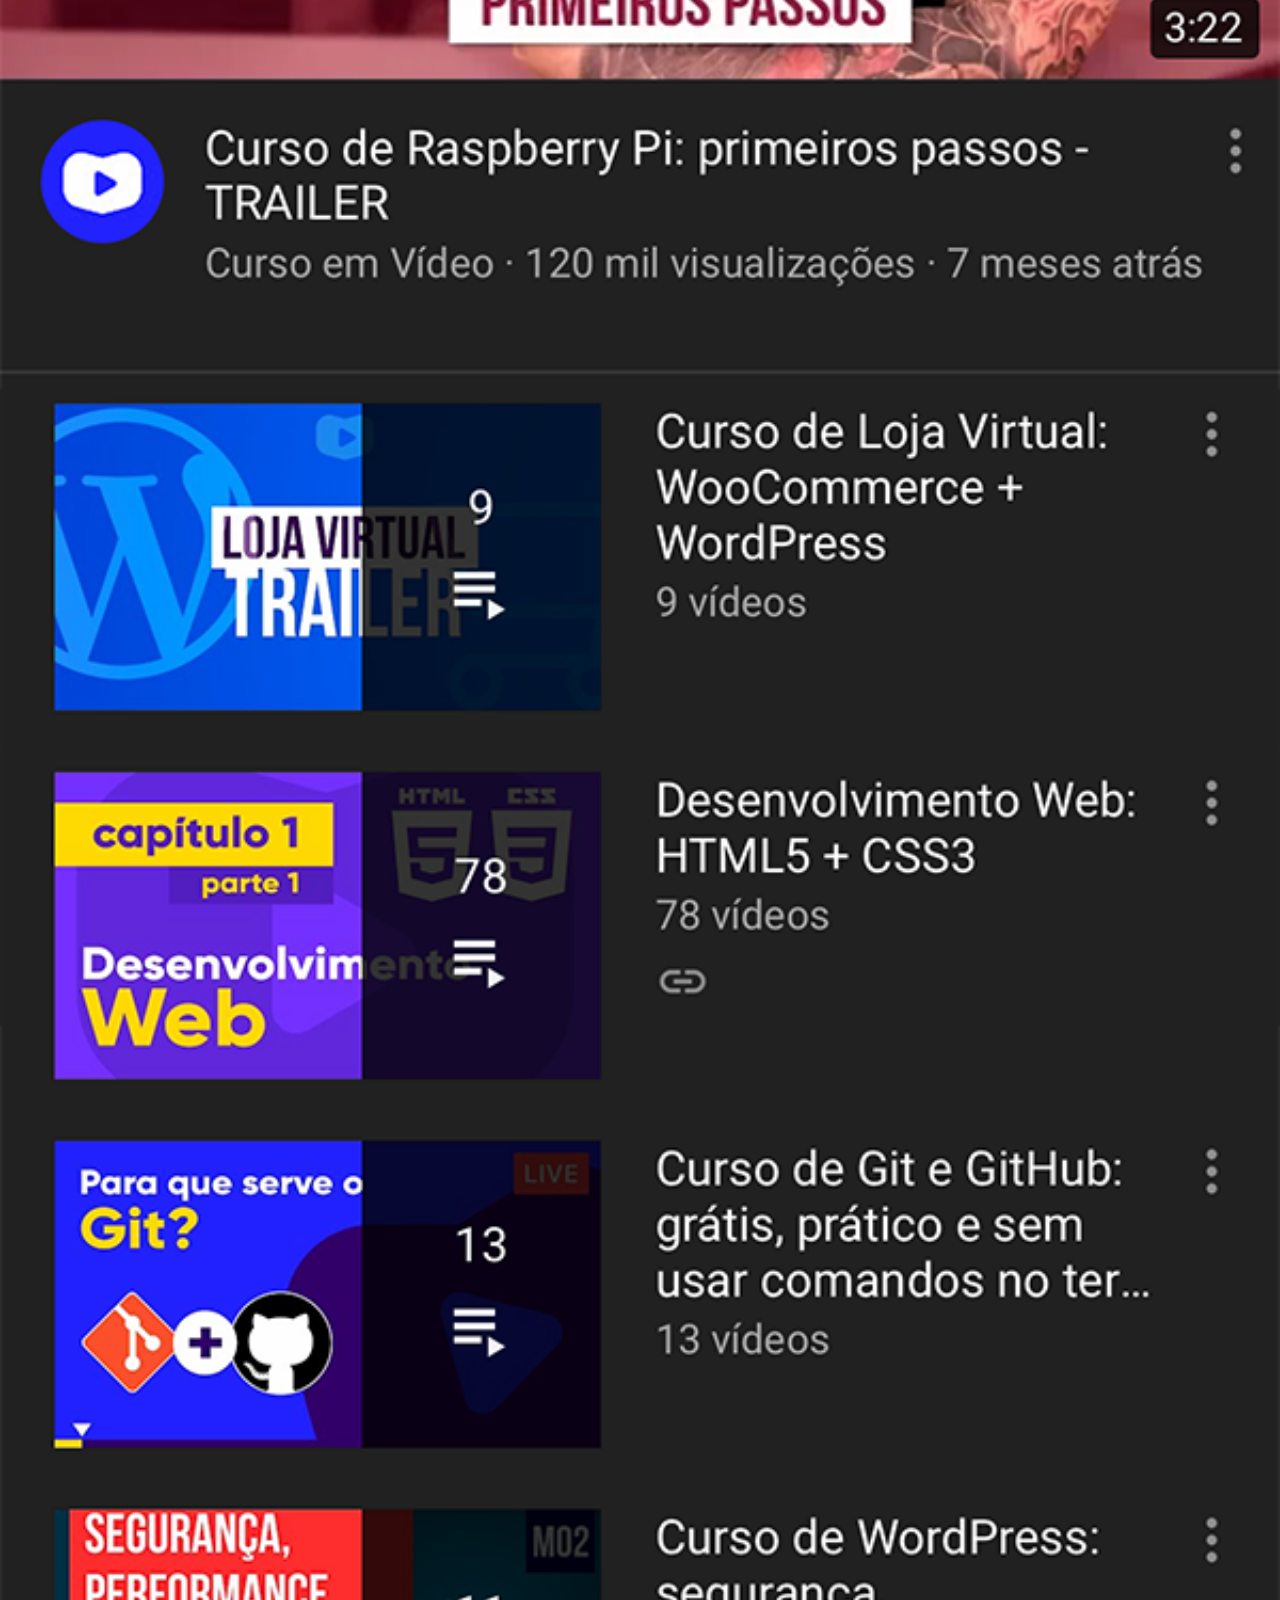
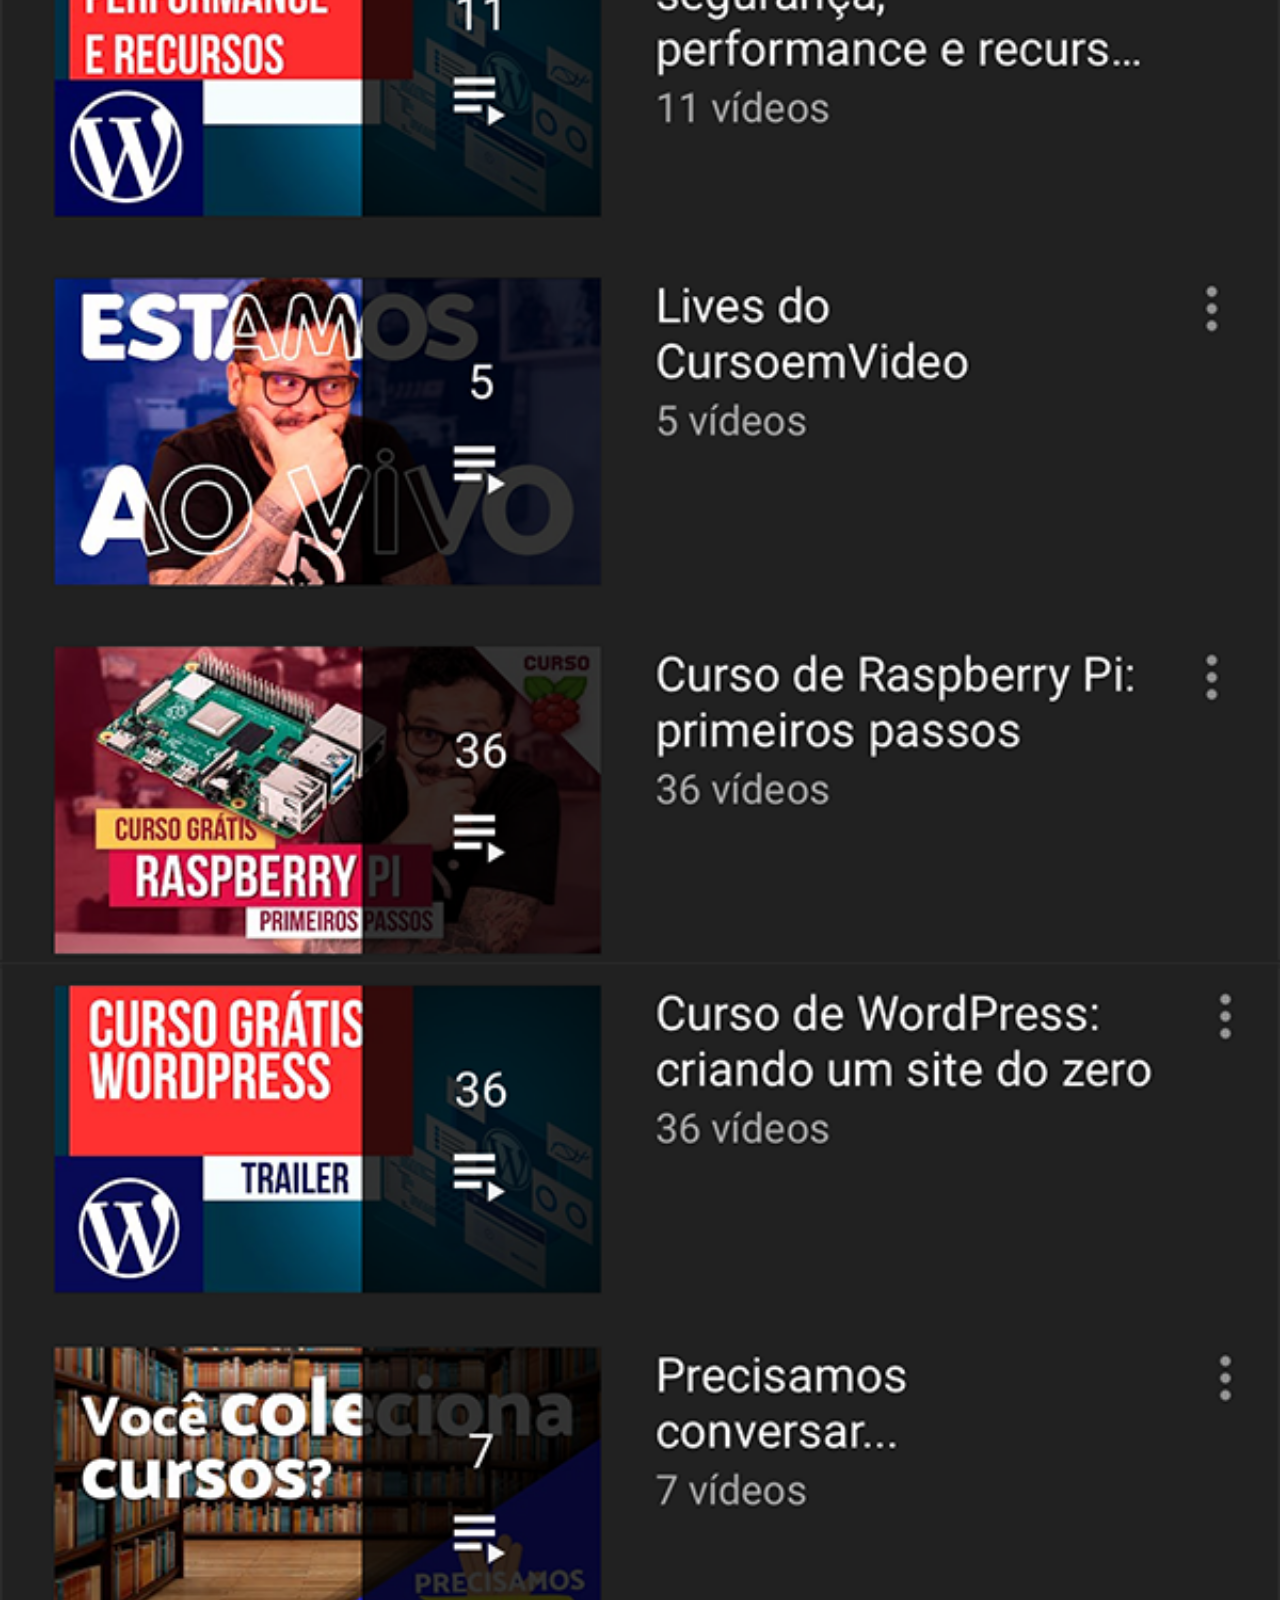
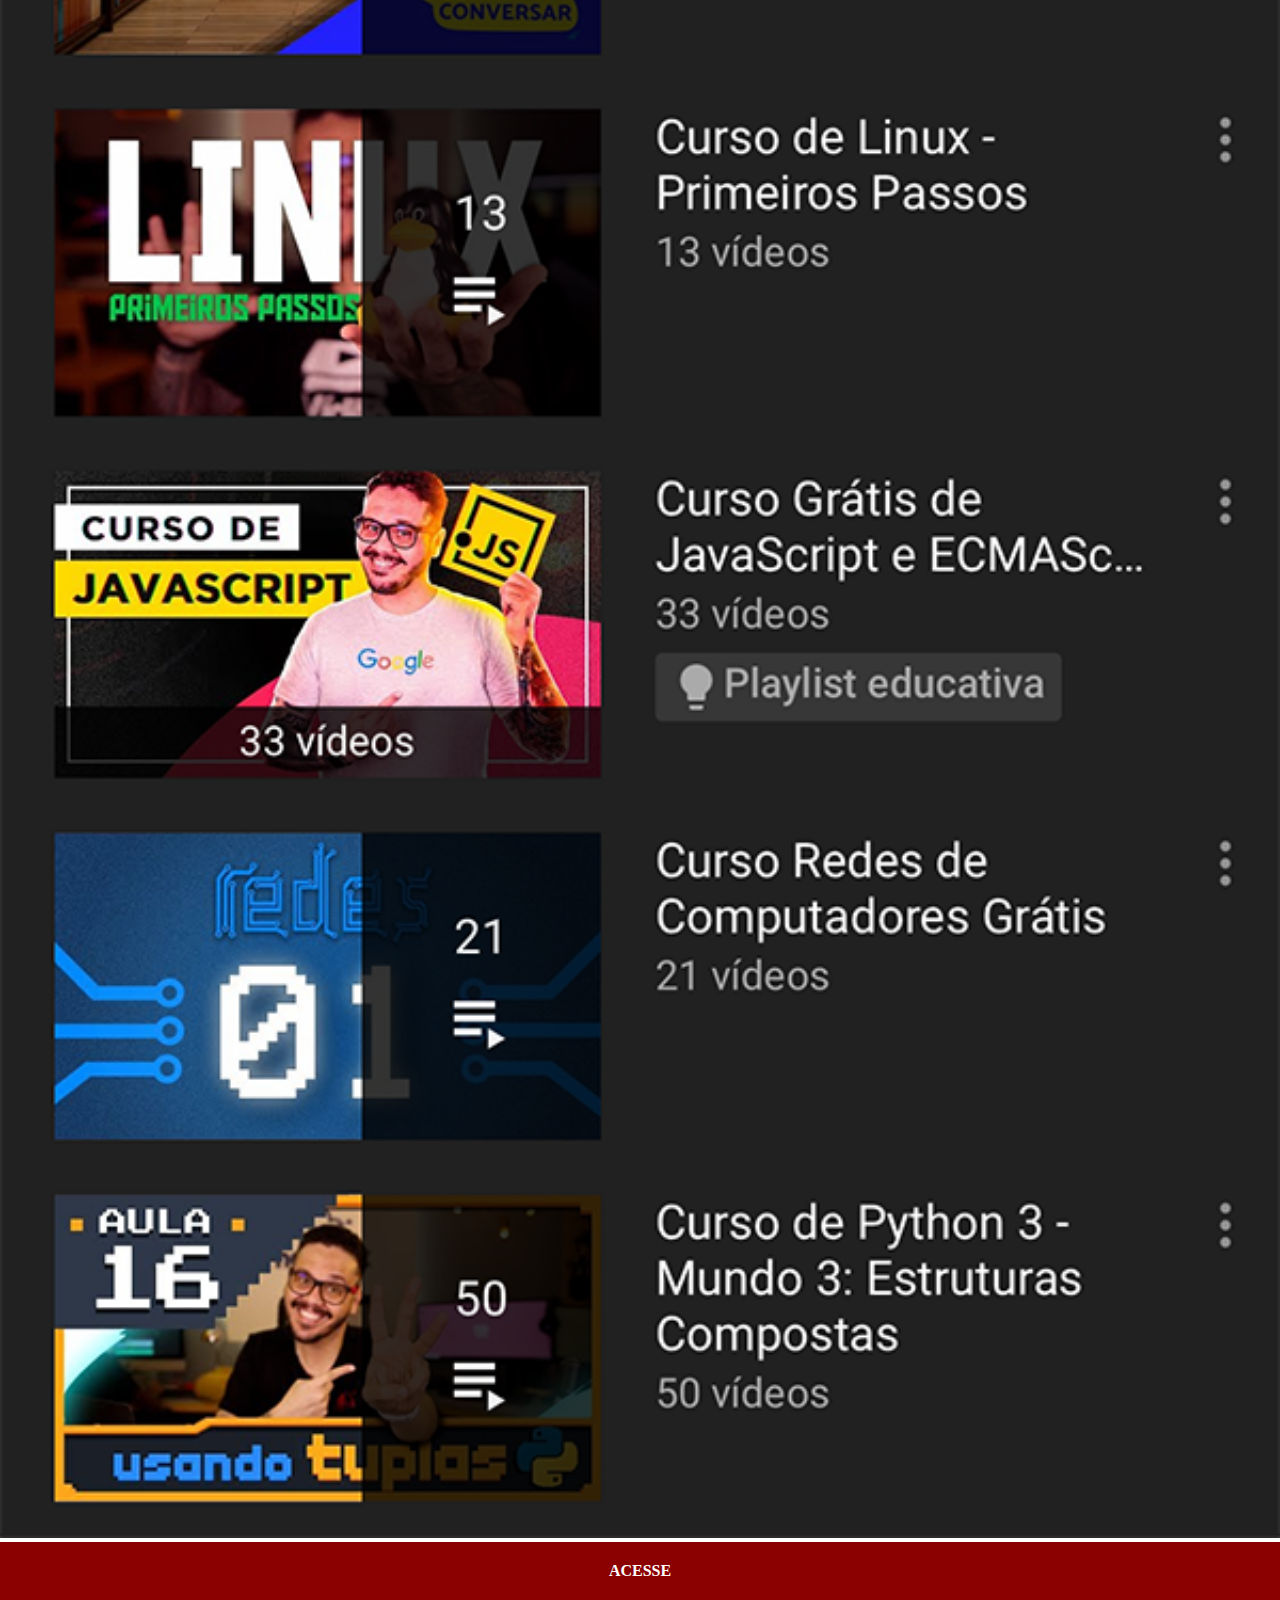
<file: youtube.html>
<!DOCTYPE html>
<html lang="pt-br">
<head>
    <meta charset="UTF-8">
    <meta name="viewport" content="width=device-width, initial-scale=1.0">
    <title>Youtube</title>
    <style>
      *{
        margin: 0px;
        padding: 0px;
            font-family: Georgia, 'Times New Roman', Times, serif;
        }

        ::-webkit-scrollbar{
            width: 0px;
            height: 0px;
        }

        img{
            width: 100vw;
         

        }

        a{
            display: block;
            background-color: darkred;
            color: white;
            padding: 20px;
            text-align: center;
          font-weight: bolder;
          text-decoration: none;
        }

        a:hover{
            background-color: red;
        }

    </style>
</head>
<body>

    <img src="imagens/tela-youtube.png" alt="Youtube">
    <a href="https://www.youtube.com/@CursoemVideo" target="_blank">ACESSE</a>

    
</body>
</html>
</file>
<file: style.css>
@charset "UTF-8";


* {
    margin: 0px;
    padding: 0px;
}

::-webkit-scrollbar{
    width: 0px;
    height:0px ;
}

html,body{
    height: 100vh;
    width: 100vw; 
   
}

body{
    margin-top: 30px;
    background-image: url(imagens/fundo-madeira.jpg);
    background-position: top center;
    background-repeat: no-repeat;
    background-size:cover;
    background-attachment: fixed;

}

main{
    position:relative;
    height: 100vh;
}

section#telefone{
    position: absolute;
    height: 627px;
    width: 311px;
    transform: translate(-50%,-50%);
    top: 50%;
    left: 50%;
    margin: auto;
    background-image: url(imagens/frame-iphone.png);
    background-repeat: no-repeat;

}

iframe#tela{
    position: absolute;
    top: 81px;
    left: 2px;
    width:267px ;
    height: 469px ;  
    margin-left: 20px;
    background-attachment: fixed;
}

section#redes-sociais{
    width: 100vw;
    height: 100vh;
    text-align: right;
    background-attachment: fixed;
}

section#redes-sociais img{
    width: 60px;
    height: 60px;
    border-radius: 50%;
    box-shadow: 3px 3px 5px black;
    margin: 10px;
    display:inline-block;
    
}

section#redes-sociais img:hover{
    border: 2px solid rgba(255, 255, 255, 0.616);
    transition: .3s;
    box-sizing: border-box;

}
</file>
